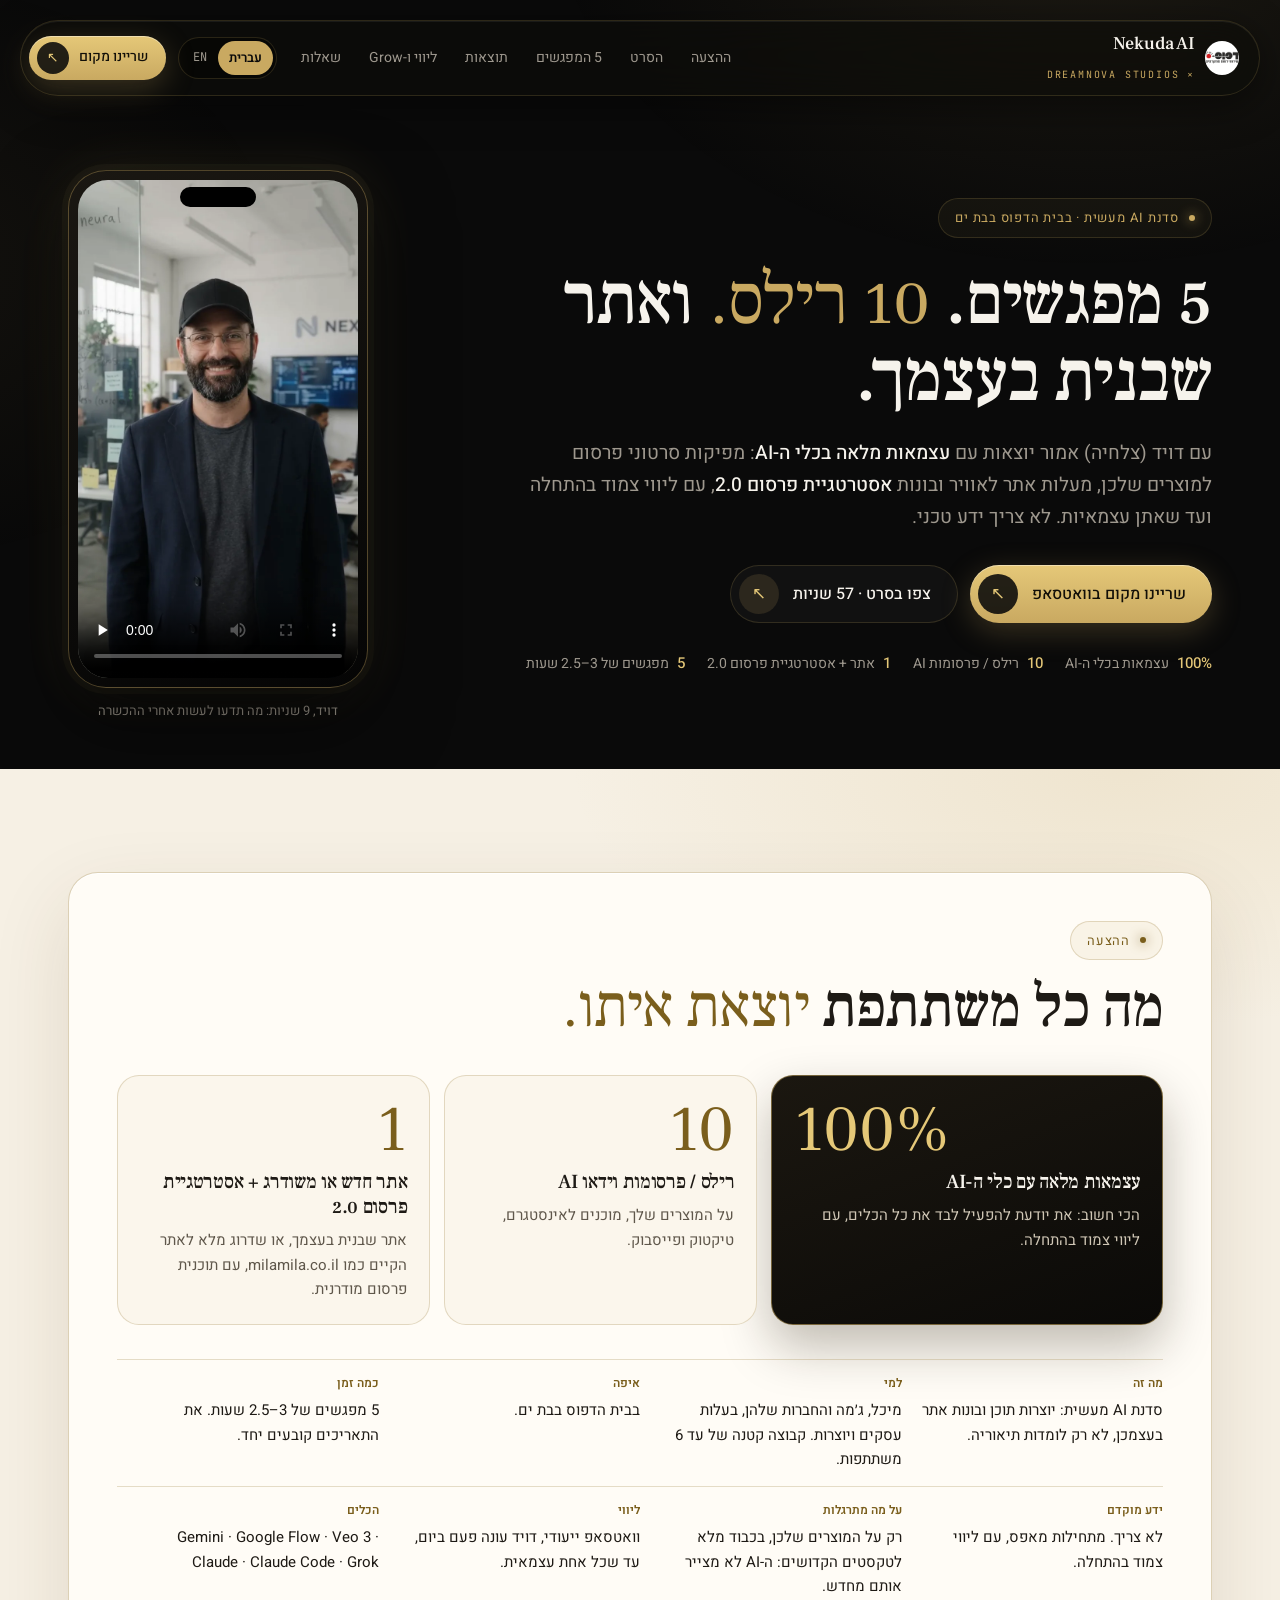
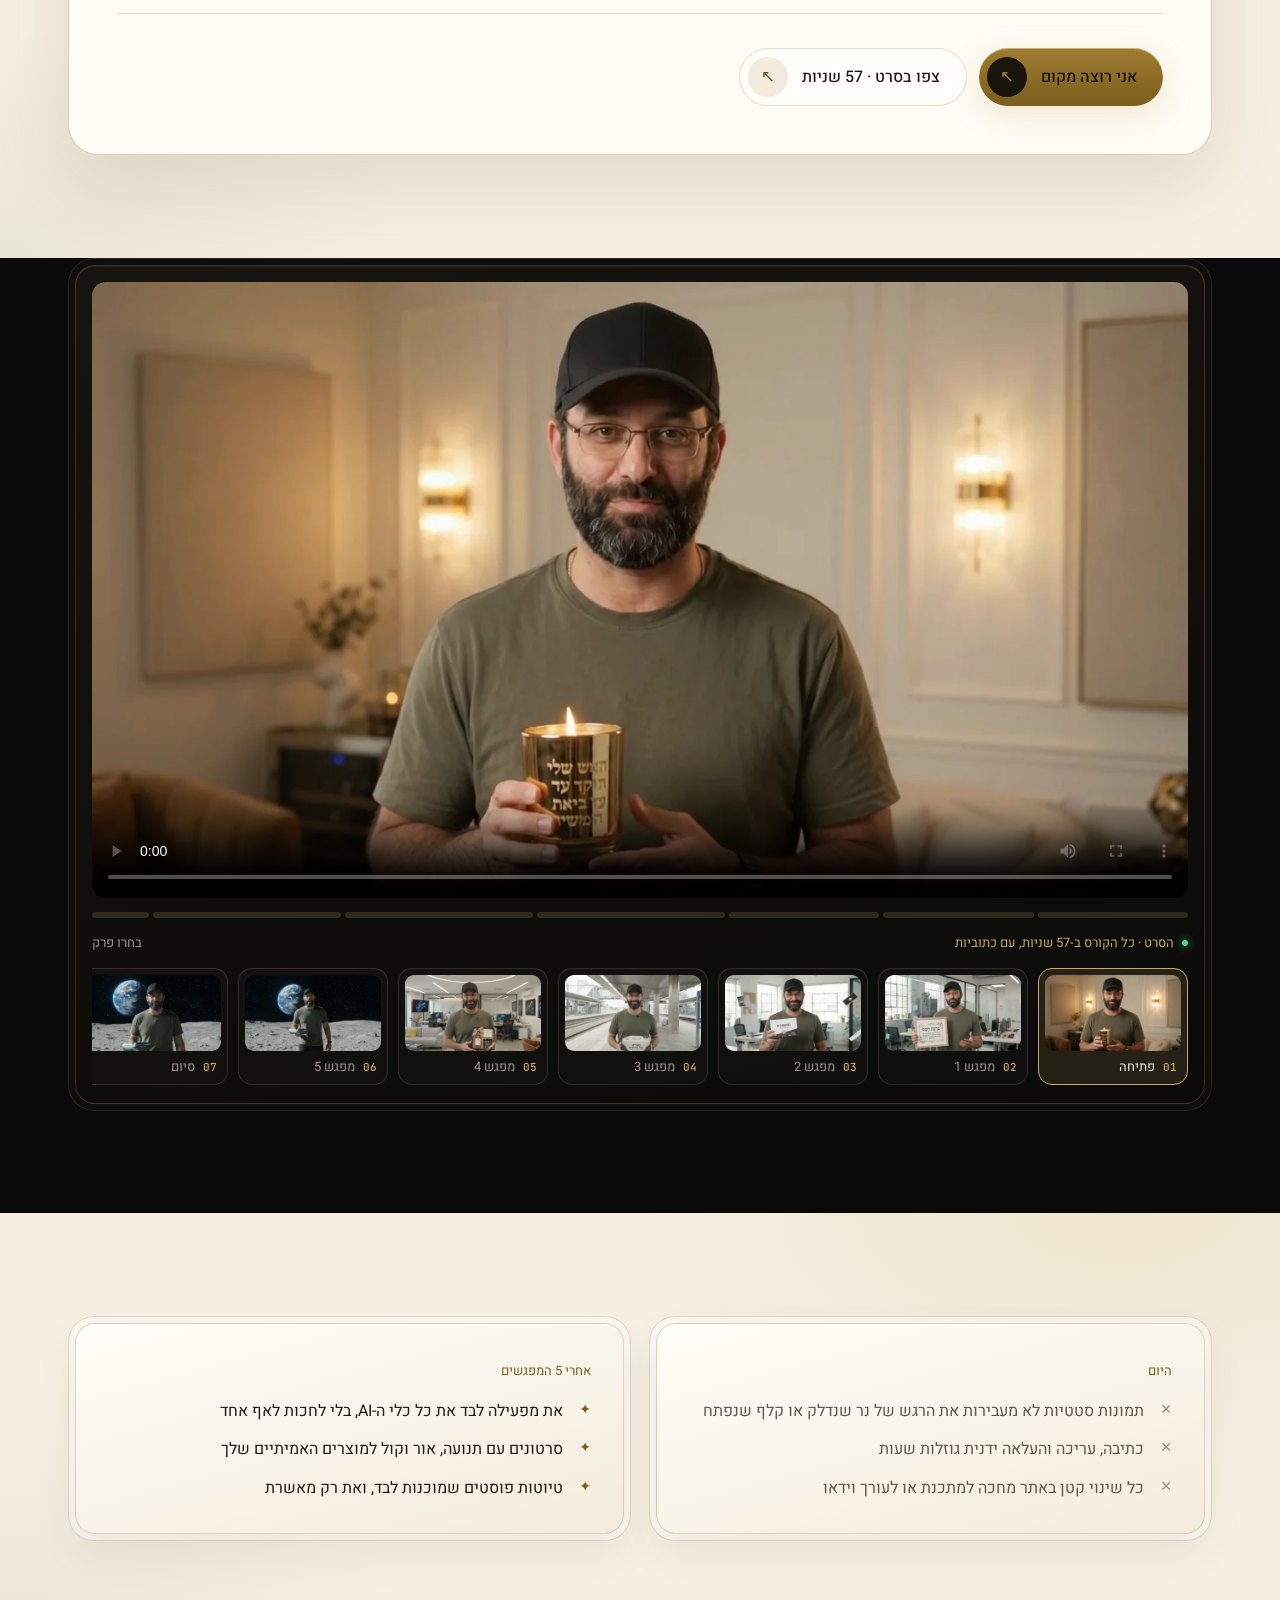
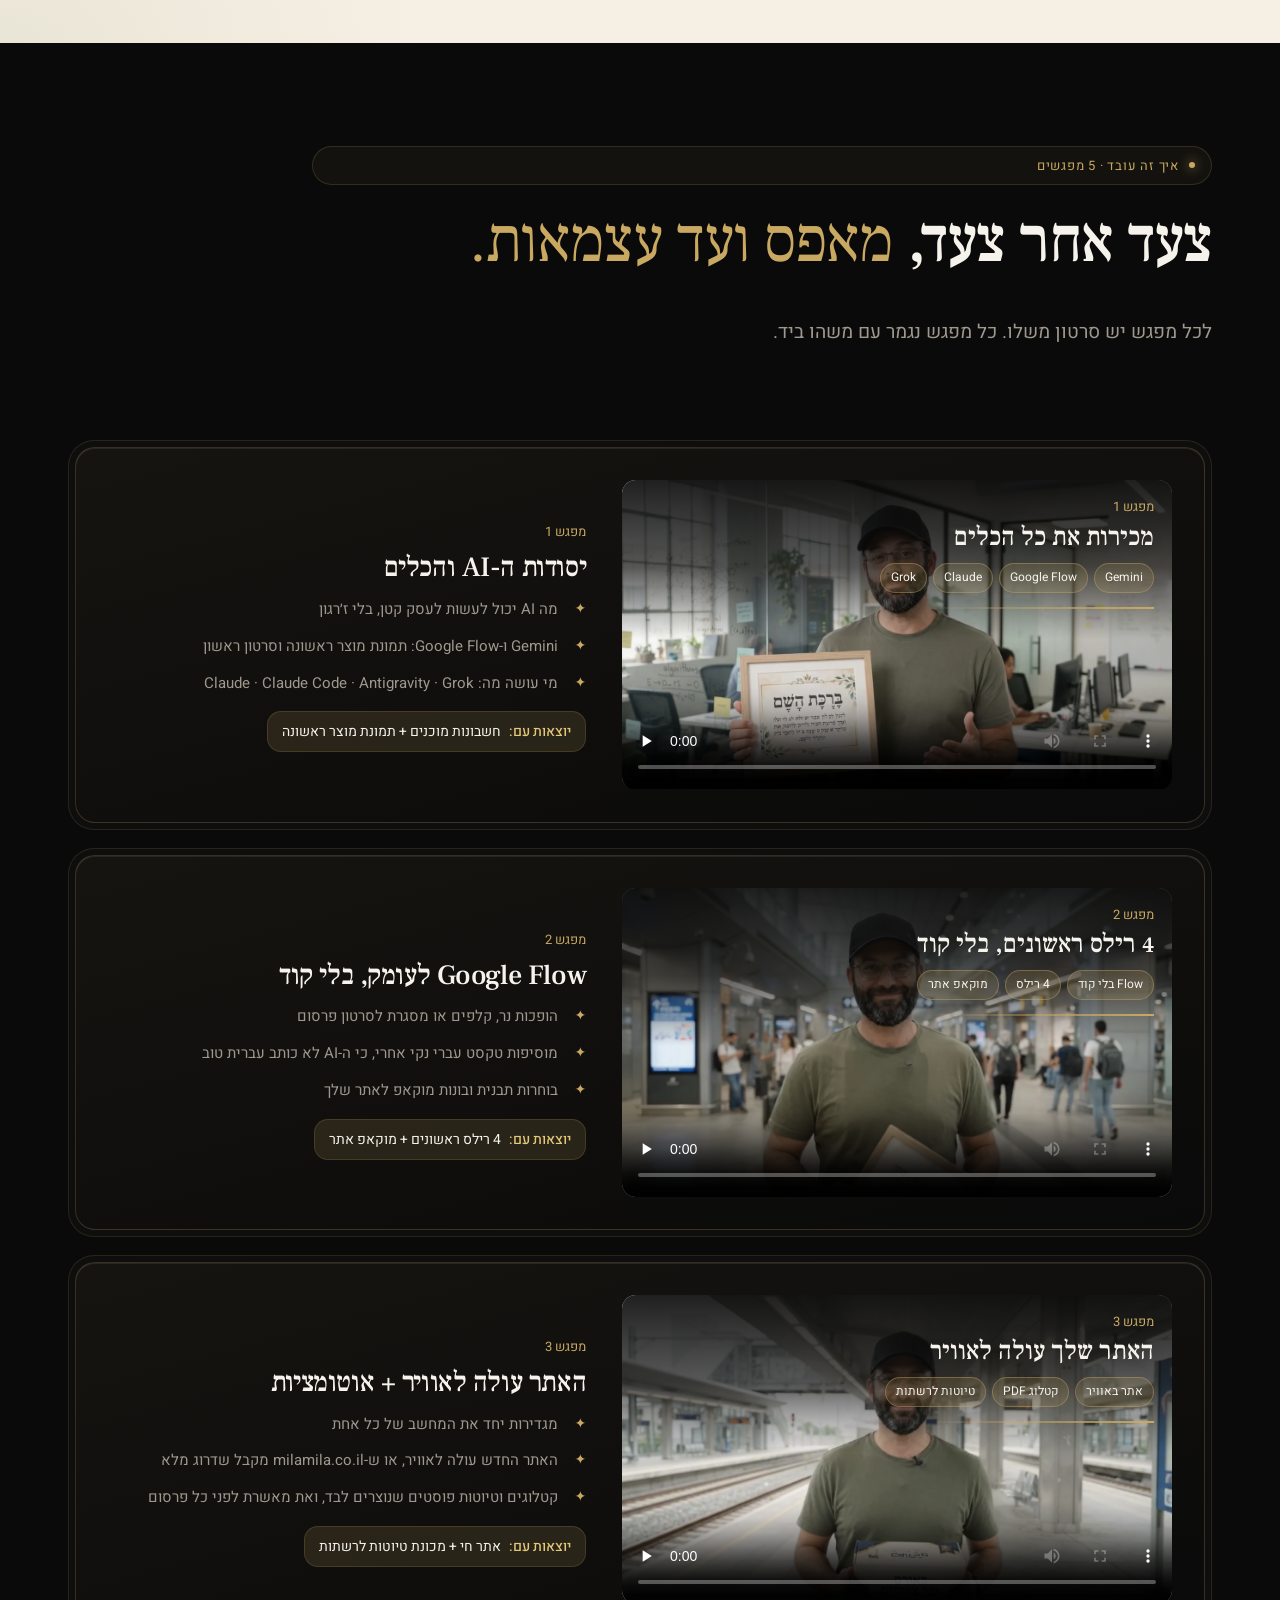
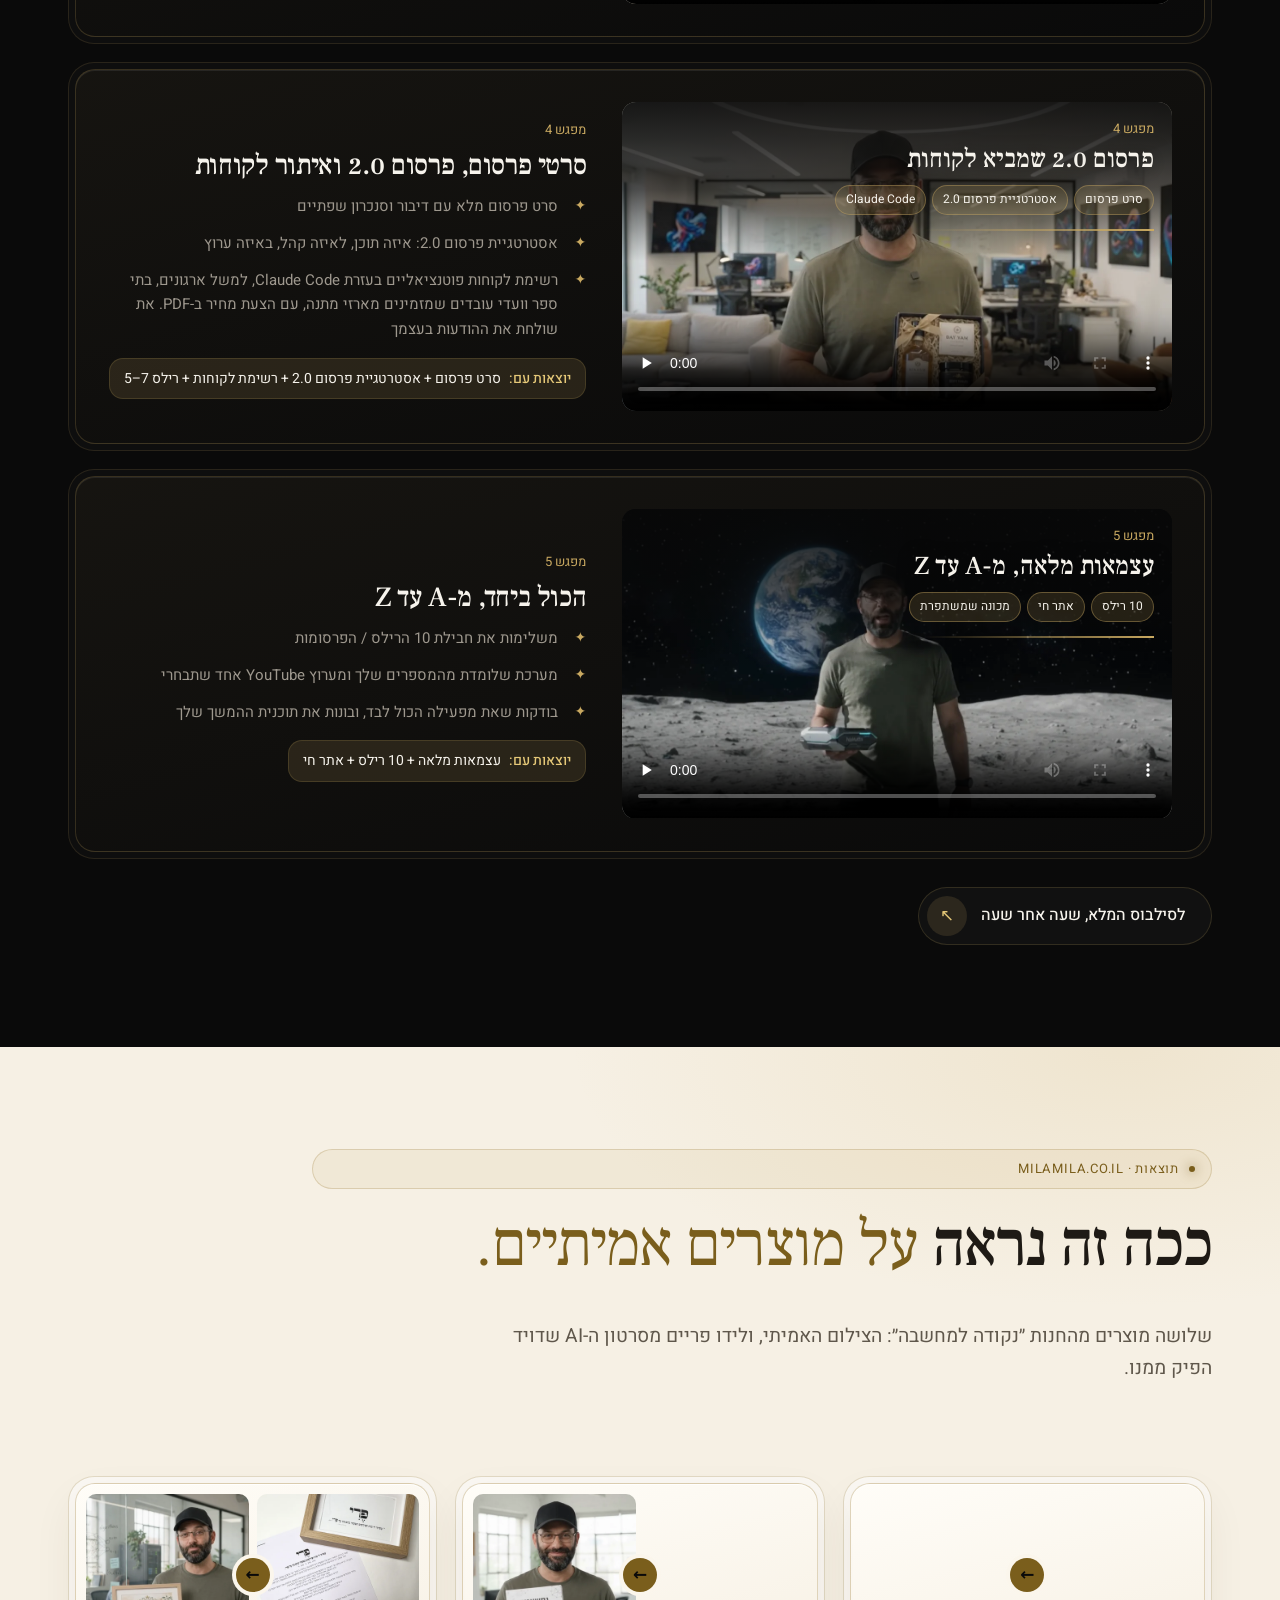
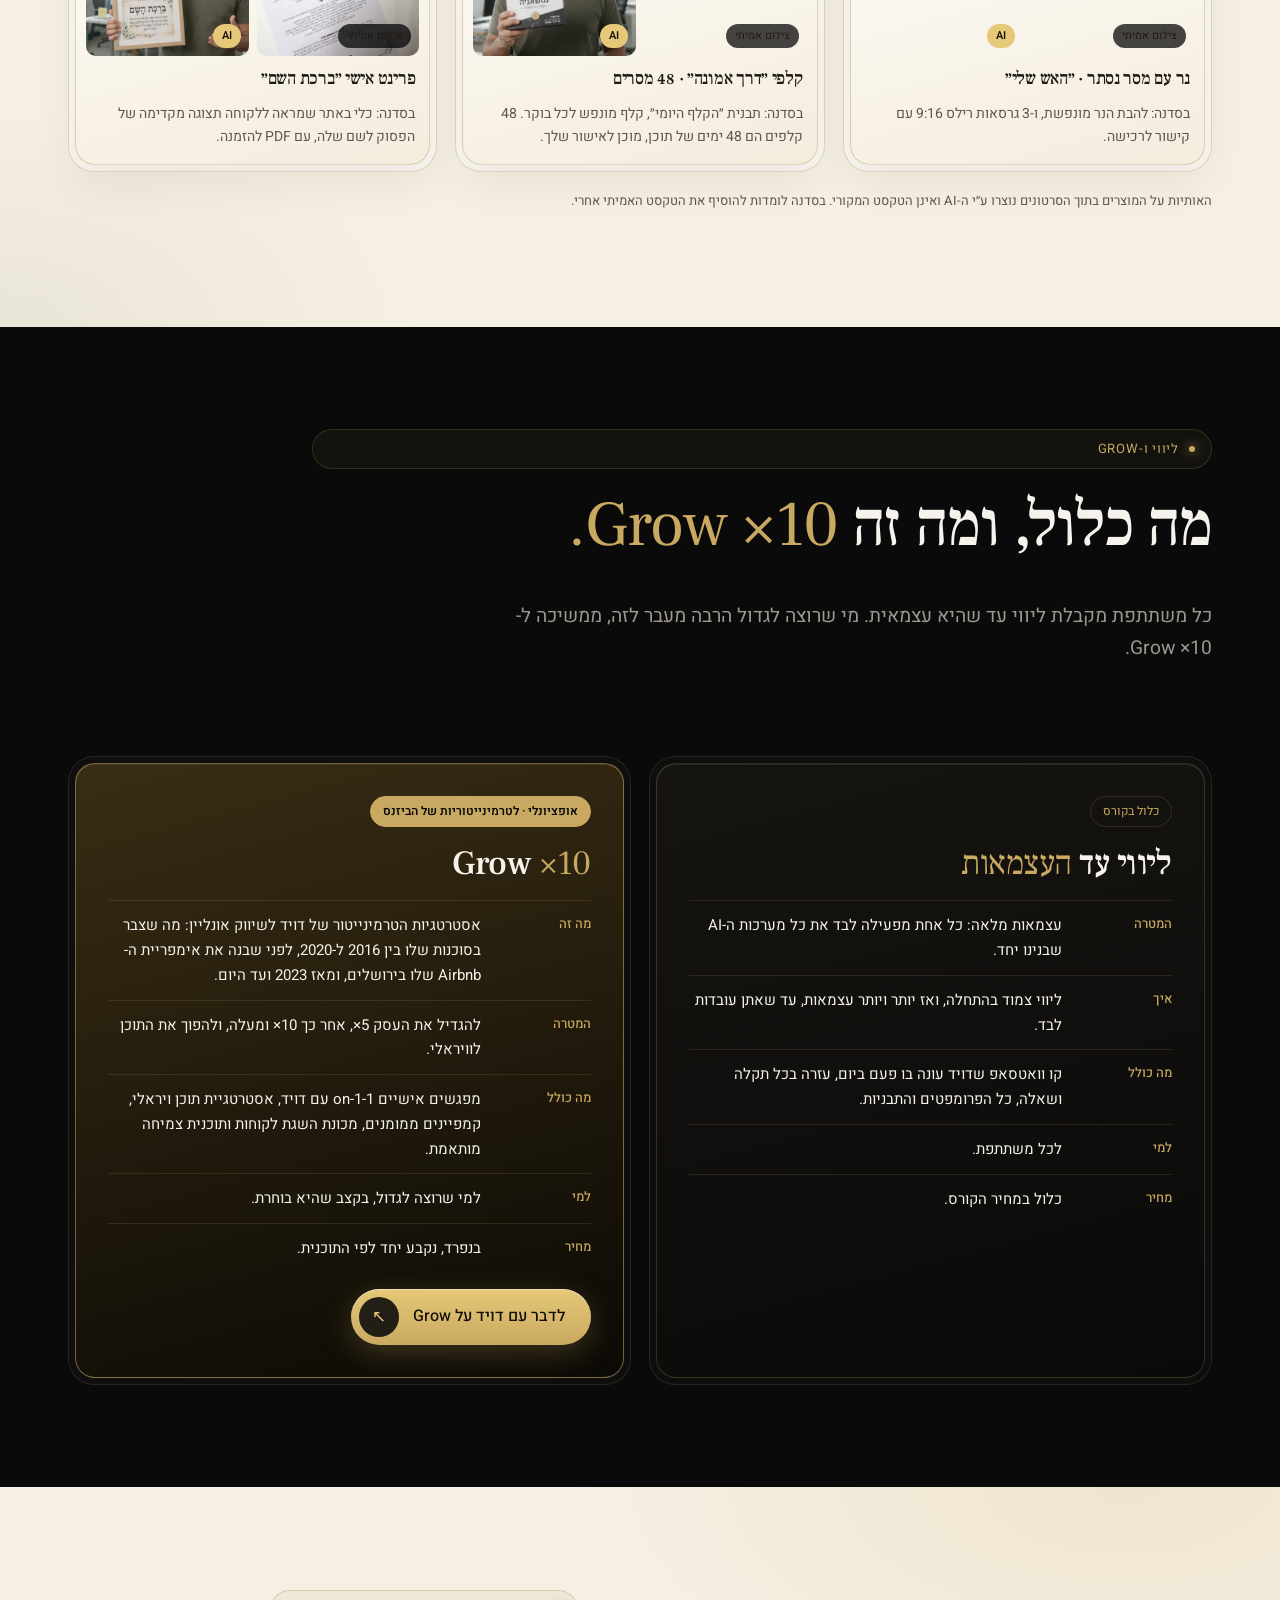
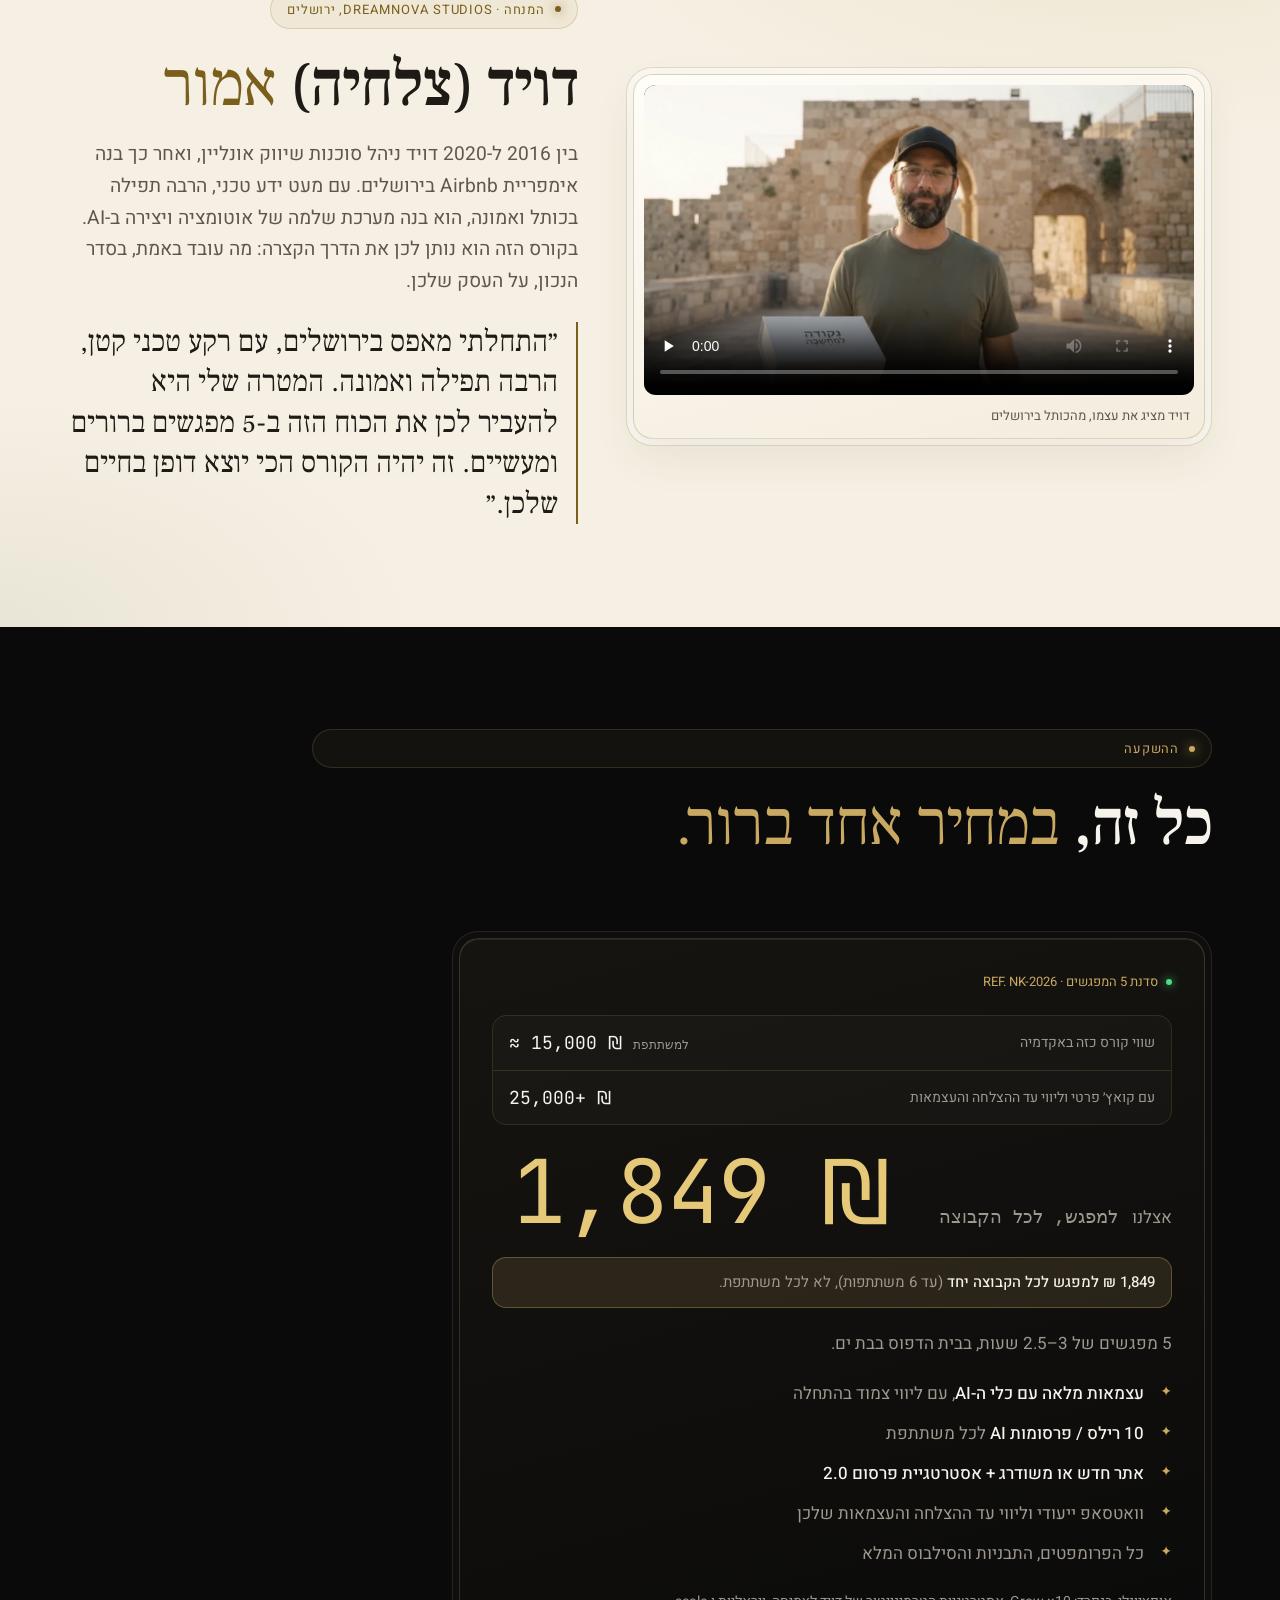
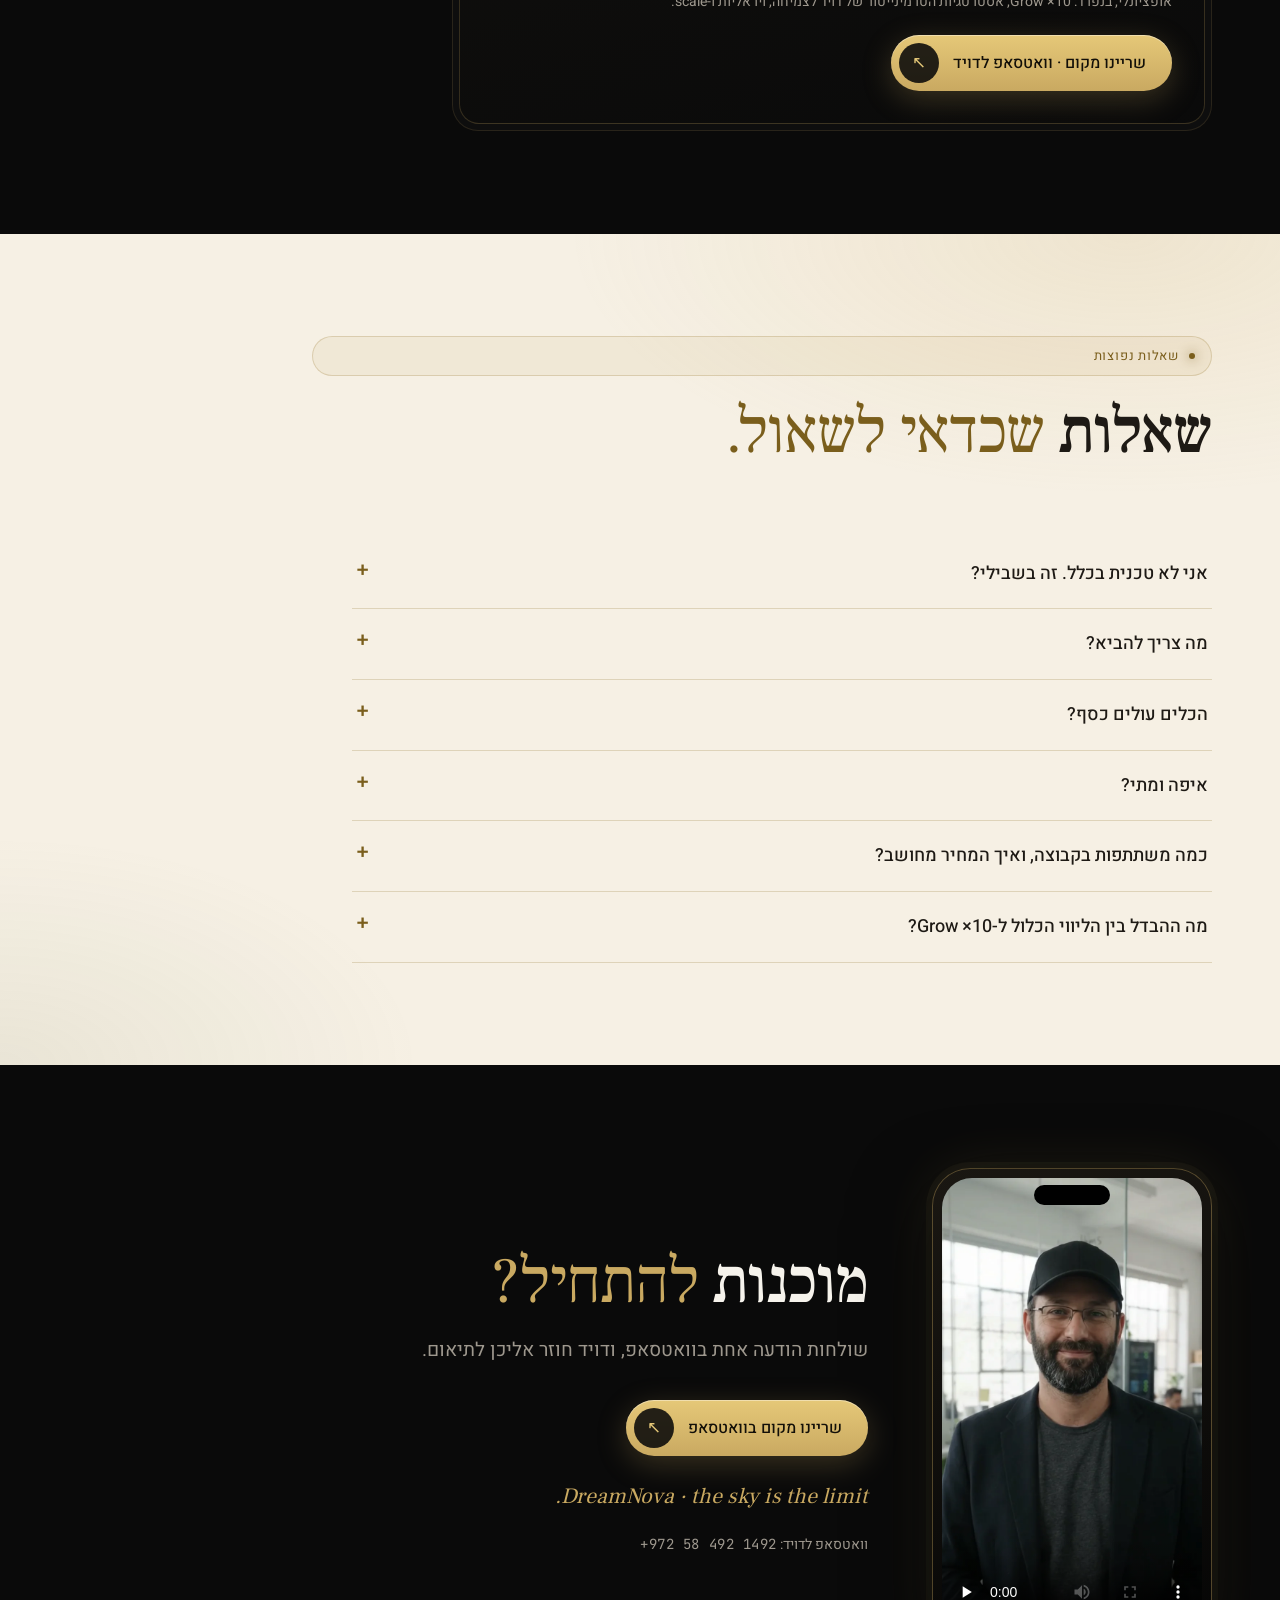
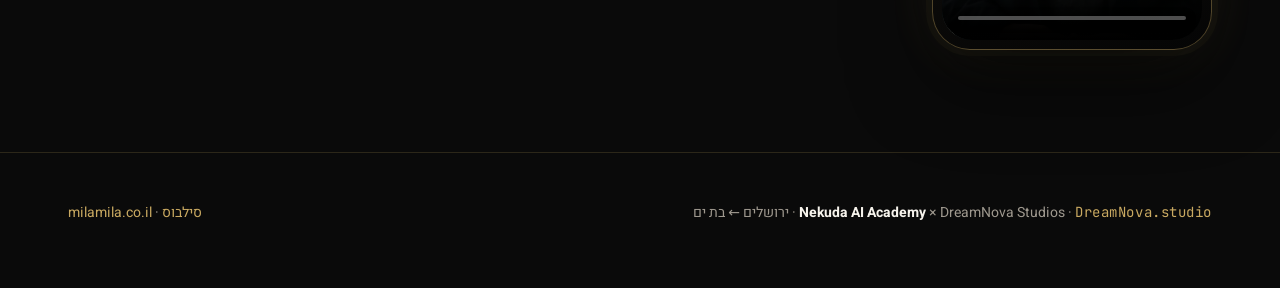
<file: index.html>
<!doctype html>
<html lang="he" dir="rtl"
  data-title-he="Nekuda AI Academy · הקורס הכי יוצא דופן בחיים שלכן · DreamNova"
  data-title-en="Nekuda AI Academy · The most extraordinary course of your life · DreamNova">
<head>
<meta charset="utf-8" />
<meta name="viewport" content="width=device-width, initial-scale=1, viewport-fit=cover" />
<title>Nekuda AI Academy · הקורס הכי יוצא דופן בחיים שלכן · DreamNova</title>
<meta name="description" content="סדנת AI מעשית בבת ים עם דויד (צלחיה) אמור: עצמאות מלאה עם כלי ה-AI, 10 רילס לעסק שלך, ואתר חדש או משודרג עם אסטרטגיית פרסום 2.0." />
<meta name="theme-color" content="#0a0a0a" />
<meta property="og:type" content="website" />
<meta property="og:locale" content="he_IL" />
<meta property="og:site_name" content="Nekuda AI Academy × DreamNova" />
<meta property="og:title" content="Nekuda AI Academy · הקורס הכי יוצא דופן בחיים שלכן" />
<meta property="og:description" content="סדנת AI מעשית בבית הדפוס בבת ים עם דויד (צלחיה) אמור: עצמאות מלאה עם כלי ה-AI, 10 רילס לעסק שלך, ואתר חדש או משודרג עם אסטרטגיית פרסום 2.0." />
<meta property="og:url" content="https://codenolimits.github.io/nekuda-academy/" />
<meta property="og:image" content="https://codenolimits.github.io/nekuda-academy/og.jpg" />
<meta property="og:image:type" content="image/jpeg" />
<meta property="og:image:width" content="1200" />
<meta property="og:image:height" content="630" />
<meta property="og:image:alt" content="דויד (צלחיה) אמור · 5 מפגשים, 10 רילס, ואתר שבנית בעצמך" />
<meta name="twitter:card" content="summary_large_image" />
<meta name="twitter:image" content="https://codenolimits.github.io/nekuda-academy/og.jpg" />
<link rel="canonical" href="https://codenolimits.github.io/nekuda-academy/" />
<link rel="icon" href="assets/img/nekuda_logo.png" />
<link rel="preconnect" href="https://fonts.googleapis.com" />
<link rel="preconnect" href="https://fonts.gstatic.com" crossorigin />
<link href="https://fonts.googleapis.com/css2?family=Frank+Ruhl+Libre:wght@400;500&family=Heebo:wght@400;500;600&family=JetBrains+Mono:wght@400;500&family=Playfair+Display:ital,wght@0,400;0,500;1,400&display=swap" rel="stylesheet" />
<link rel="stylesheet" href="assets/nekuda.css" />
<link rel="preload" as="image" href="video/hd/ch_1.webp" fetchpriority="high" />
<script type="application/ld+json">
{
  "@context": "https://schema.org",
  "@type": "Course",
  "name": "Nekuda AI Academy",
  "description": "Hands-on AI workshop in Bat Yam: 5 sessions of 2.5–3 hours. Full independence with AI tools, 10 AI Reels / video ads, and a new or upgraded website with an Ads 2.0 strategy, with support until each participant is independent.",
  "inLanguage": ["he", "en"],
  "provider": { "@type": "Organization", "name": "DreamNova Studios", "founder": { "@type": "Person", "name": "David (Tselahya) Amor" } },
  "hasCourseInstance": { "@type": "CourseInstance", "courseMode": "onsite", "location": { "@type": "Place", "name": "Bat Yam, Israel" } },
  "offers": { "@type": "Offer", "price": "1849", "priceCurrency": "ILS", "description": "Per session, for the whole group (up to 6 participants), not per participant" }
}
</script>
</head>
<body>
<canvas id="lights" aria-hidden="true"></canvas>
<a class="skip" href="#main"><span data-he>דלגו לתוכן</span><span data-en>Skip to content</span></a>

<nav class="nav" aria-label="main">
  <a class="brand" href="#top">
    <img src="assets/img/nekuda_logo.png" alt="" width="34" height="34" />
    <div><b>Nekuda AI</b><br /><span>× DreamNova Studios</span></div>
  </a>
  <div class="nav-links">
    <a href="#offer"><span data-he>ההצעה</span><span data-en>The offer</span></a>
    <a href="#film"><span data-he>הסרט</span><span data-en>Film</span></a>
    <a href="#how"><span data-he>5 המפגשים</span><span data-en>5 sessions</span></a>
    <a href="#proof"><span data-he>תוצאות</span><span data-en>Results</span></a>
    <a href="#support"><span data-he>ליווי ו-Grow</span><span data-en>Support & Grow</span></a>
    <a href="#faq"><span data-he>שאלות</span><span data-en>FAQ</span></a>
  </div>
  <div class="lang" role="group" aria-label="Language">
    <button type="button" lang="he" data-set-lang="he" aria-pressed="true">עברית</button>
    <button type="button" lang="en" data-set-lang="en" aria-pressed="false">EN</button>
  </div>
  <a class="btn sm" data-wa href="https://wa.me/972584921492" target="_blank" rel="noopener" data-aria-he="שריינו מקום בוואטסאפ" data-aria-en="Book a spot on WhatsApp" aria-label="שריינו מקום בוואטסאפ">
    <span class="nav-cta-label"><span data-he>שריינו מקום</span><span data-en>Book a spot</span></span><span class="ico" aria-hidden="true">↗</span>
  </a>
</nav>

<main id="main">
<!-- ============ HERO ============ -->
<section class="hero hero-v4" id="top">
  <div class="wrap hero-split">
    <div class="intro reveal">
      <span class="eyebrow"><span data-he>סדנת AI מעשית · בבית הדפוס בבת ים</span><span data-en>Hands-on AI workshop · at the print studio in Bat Yam</span></span>
      <h1>
        <span data-he>5 מפגשים. <em>10 רילס.</em> ואתר שבנית בעצמך.</span>
        <span data-en>5 sessions. <em>10 Reels.</em> And a website you built yourself.</span>
      </h1>
      <p class="lead">
        <span data-he>עם דויד (צלחיה) אמור יוצאות עם <strong>עצמאות מלאה בכלי ה-AI</strong>: מפיקות סרטוני פרסום למוצרים שלכן, מעלות אתר לאוויר ובונות <strong>אסטרטגיית פרסום 2.0</strong>, עם ליווי צמוד בהתחלה ועד שאתן עצמאיות. לא צריך ידע טכני.</span>
        <span data-en>With David (Tselahya) Amor you leave with <strong>full independence with AI tools</strong>: you produce ad videos for your own products, put a website live and build an <strong>Ads 2.0 strategy</strong>, with close guidance at the start and support until you're independent. No technical background needed.</span>
      </p>
      <div class="cta-row">
        <a class="btn" data-wa href="https://wa.me/972584921492" target="_blank" rel="noopener">
          <span data-he>שריינו מקום בוואטסאפ</span><span data-en>Book your spot on WhatsApp</span><span class="ico" aria-hidden="true">↗</span>
        </a>
        <a class="btn ghost" href="#film">
          <span data-he>צפו בסרט · 57 שניות</span><span data-en>Watch the film · 57 s</span><span class="ico" aria-hidden="true">↗</span>
        </a>
      </div>
      <ul class="facts">
        <li><b dir="ltr">100%</b><span data-he>עצמאות בכלי ה-AI</span><span data-en>independence with AI tools</span></li>
        <li><b>10</b><span data-he>רילס / פרסומות AI</span><span data-en>AI Reels / ads</span></li>
        <li><b>1</b><span data-he>אתר + אסטרטגיית פרסום 2.0</span><span data-en>site + Ads 2.0 strategy</span></li>
        <li><b>5</b><span data-he>מפגשים של <bdi>2.5–3</bdi> שעות</span><span data-en>sessions of 2.5–3 hours</span></li>
      </ul>
    </div>
    <figure class="phone-col reveal">
      <div class="phone"><video controls playsinline preload="none" poster="video/hd/hero.webp" src="video/hero.mp4"><track kind="subtitles" srclang="he" label="עברית" src="video/cc/hero.he.vtt" default /><track kind="subtitles" srclang="en" label="English" src="video/cc/hero.en.vtt" /></video></div>
      <figcaption><span data-he>דויד, 9 שניות: מה תדעו לעשות אחרי ההכשרה</span><span data-en>David, 9 seconds: what you'll be able to do after the training</span></figcaption>
    </figure>
  </div>
</section>

<!-- ============ THE OFFER: the heart of the page ============ -->
<section id="offer" class="offer-sec light">
  <div class="wrap">
    <div class="offer-panel reveal">
      <div class="offer-head">
        <span class="eyebrow"><span data-he>ההצעה</span><span data-en>The offer</span></span>
        <h2><span data-he>מה כל משתתפת <em>יוצאת איתו.</em></span><span data-en>What every participant <em>leaves with.</em></span></h2>
      </div>
      <div class="gets">
        <article class="get main">
          <span class="get-num" dir="ltr">100%</span>
          <h3><span data-he>עצמאות מלאה עם כלי ה-AI</span><span data-en>Full independence with AI tools</span></h3>
          <p><span data-he>הכי חשוב: את יודעת להפעיל לבד את כל הכלים, עם ליווי צמוד בהתחלה.</span><span data-en>Most important: you know how to run every tool on your own, with close guidance at the start.</span></p>
        </article>
        <article class="get">
          <span class="get-num">10</span>
          <h3><span data-he>רילס / פרסומות וידאו AI</span><span data-en>AI Reels / video ads</span></h3>
          <p><span data-he>על המוצרים שלך, מוכנים לאינסטגרם, טיקטוק ופייסבוק.</span><span data-en>Of your own products, ready for Instagram, TikTok and Facebook.</span></p>
        </article>
        <article class="get">
          <span class="get-num">1</span>
          <h3><span data-he>אתר חדש או משודרג + אסטרטגיית פרסום 2.0</span><span data-en>A new or upgraded site + an Ads 2.0 strategy</span></h3>
          <p><span data-he>אתר שבנית בעצמך, או שדרוג מלא לאתר הקיים כמו milamila.co.il, עם תוכנית פרסום מודרנית.</span><span data-en>A site you built yourself, or a full upgrade of your current one like milamila.co.il, with a modern advertising plan.</span></p>
        </article>
      </div>
      <dl class="facts-grid">
        <div><dt><span data-he>מה זה</span><span data-en>What</span></dt><dd><span data-he>סדנת AI מעשית: יוצרות תוכן ובונות אתר בעצמכן, לא רק לומדות תיאוריה.</span><span data-en>A hands-on AI workshop: you create content and build a site yourselves, not just learn theory.</span></dd></div>
        <div><dt><span data-he>למי</span><span data-en>For whom</span></dt><dd><span data-he>מיכל, ג׳מה והחברות שלהן, בעלות עסקים ויוצרות. קבוצה קטנה של עד 6 משתתפות.</span><span data-en>Michal, Gemma and their friends, business owners and makers. A small group of up to 6 participants.</span></dd></div>
        <div><dt><span data-he>איפה</span><span data-en>Where</span></dt><dd><span data-he>בבית הדפוס בבת ים.</span><span data-en>At the print studio in Bat Yam.</span></dd></div>
        <div><dt><span data-he>כמה זמן</span><span data-en>How long</span></dt><dd><span data-he>5 מפגשים של <bdi>2.5–3</bdi> שעות. את התאריכים קובעים יחד.</span><span data-en>5 sessions of 2.5–3 hours. Dates are set together.</span></dd></div>
        <div><dt><span data-he>ידע מוקדם</span><span data-en>Prior knowledge</span></dt><dd><span data-he>לא צריך. מתחילות מאפס, עם ליווי צמוד בהתחלה.</span><span data-en>None. You start from zero, with close guidance at the start.</span></dd></div>
        <div><dt><span data-he>על מה מתרגלות</span><span data-en>What you practise on</span></dt><dd><span data-he>רק על המוצרים שלכן, בכבוד מלא לטקסטים הקדושים: ה-AI לא מצייר אותם מחדש.</span><span data-en>Only your own products, with full respect for the sacred texts: the AI never redraws them.</span></dd></div>
        <div><dt><span data-he>ליווי</span><span data-en>Support</span></dt><dd><span data-he>וואטסאפ ייעודי, דויד עונה פעם ביום, עד שכל אחת עצמאית.</span><span data-en>A dedicated WhatsApp line, David answers once a day, until each of you is independent.</span></dd></div>
        <div><dt><span data-he>הכלים</span><span data-en>Tools</span></dt><dd><bdi>Gemini · Google Flow · Veo 3 · Claude · Claude Code · Grok</bdi></dd></div>
      </dl>
      <div class="offer-cta">
        <a class="btn" data-wa href="https://wa.me/972584921492" target="_blank" rel="noopener"><span data-he>אני רוצה מקום</span><span data-en>I want a spot</span><span class="ico" aria-hidden="true">↗</span></a>
        <a class="btn ghost" href="#film"><span data-he>צפו בסרט · 57 שניות</span><span data-en>Watch the film · 57 s</span><span class="ico" aria-hidden="true">↗</span></a>
      </div>
    </div>
  </div>
</section>

<!-- ============ THE FILM ============ -->
<section class="film-sec" id="film">
  <div class="wrap">
    <div class="bezel film-card reveal"><div class="core">
      <video id="player" controls playsinline preload="metadata" poster="video/hd/ch_1.webp" src="video/film.mp4"></video>
      <div class="seg" id="seg" aria-label="chapters timeline"></div>
      <div class="film-head">
        <span class="card-label"><span class="dot"></span><span data-he>הסרט · כל הקורס ב-57 שניות, עם כתוביות</span><span data-en>The film · the whole course in 57 seconds, subtitled</span></span>
        <span class="hint"><span data-he>בחרו פרק</span><span data-en>Pick a chapter</span></span>
      </div>
      <div class="rail" id="rail" aria-label="chapters"></div>
    </div></div>
  </div>
</section>

<!-- ============ BEFORE / AFTER ============ -->
<section id="why" class="light">
  <div class="wrap">
    <div class="ba">
      <div class="bezel reveal"><div class="core">
        <span class="tag"><span data-he>היום</span><span data-en>Today</span></span>
        <ul class="ba-list before">
          <li><span data-he>תמונות סטטיות לא מעבירות את הרגש של נר שנדלק או קלף שנפתח</span><span data-en>Static photos can't carry the feeling of a candle lighting up or a card being opened</span></li>
          <li><span data-he>כתיבה, עריכה והעלאה ידנית גוזלות שעות</span><span data-en>Writing, editing and posting by hand eat up hours</span></li>
          <li><span data-he>כל שינוי קטן באתר מחכה למתכנת או לעורך וידאו</span><span data-en>Every small change to the site waits for a developer or a video editor</span></li>
        </ul>
      </div></div>
      <div class="bezel reveal"><div class="core">
        <span class="tag"><span data-he>אחרי 5 המפגשים</span><span data-en>After the 5 sessions</span></span>
        <ul class="ba-list after">
          <li><span data-he>את מפעילה לבד את כל כלי ה-AI, בלי לחכות לאף אחד</span><span data-en>You run every AI tool yourself, without waiting for anyone</span></li>
          <li><span data-he>סרטונים עם תנועה, אור וקול למוצרים האמיתיים שלך</span><span data-en>Videos with motion, light and sound for your real products</span></li>
          <li><span data-he>טיוטות פוסטים שמוכנות לבד, ואת רק מאשרת</span><span data-en>Post drafts that prepare themselves, and you just approve</span></li>
        </ul>
      </div></div>
    </div>
  </div>
</section>

<!-- ============ 5 SESSIONS ============ -->
<section id="how">
  <div class="wrap">
    <div class="sec-head reveal">
      <span class="eyebrow"><span data-he>איך זה עובד · 5 מפגשים</span><span data-en>How it works · 5 sessions</span></span>
      <h2><span data-he>צעד אחר צעד, <em>מאפס ועד עצמאות.</em></span><span data-en>Step by step, <em>from zero to independence.</em></span></h2>
      <p class="lead"><span data-he>לכל מפגש יש סרטון משלו. כל מפגש נגמר עם משהו ביד.</span><span data-en>Each session has its own clip. Every session ends with something in your hands.</span></p>
    </div>
    <div class="sessions-v4">
      <article class="sess bezel reveal"><div class="core">
        <div class="media">
          <video controls playsinline preload="none" poster="video/hd/ch_2.webp" src="video/s1.mp4"></video>
          <div class="ov" aria-hidden="true"><span class="k"><span data-he>מפגש 1</span><span data-en>SESSION 1</span></span><span class="t"><span data-he>מכירות את כל הכלים</span><span data-en>Meet every tool</span></span><span class="tags"><span style="--i:0">Gemini</span><span style="--i:1">Google Flow</span><span style="--i:2">Claude</span><span style="--i:3">Grok</span></span><i class="bar"></i></div>
        </div>
        <div>
          <span class="num"><span data-he>מפגש 1</span><span data-en>SESSION 1</span></span>
          <h3><span data-he>יסודות ה-AI והכלים</span><span data-en>AI foundations and the tools</span></h3>
          <ul class="ticks">
            <li><span data-he>מה AI יכול לעשות לעסק קטן, בלי ז׳רגון</span><span data-en>What AI can do for a small business, without jargon</span></li>
            <li><span data-he>Gemini ו-Google Flow: תמונת מוצר ראשונה וסרטון ראשון</span><span data-en>Gemini and Google Flow: your first product image and first video</span></li>
            <li><span data-he>מי עושה מה: <bdi>Claude · Claude Code · Antigravity · Grok</bdi></span><span data-en>Who does what: Claude · Claude Code · Antigravity · Grok</span></li>
          </ul>
          <span class="out"><b><span data-he>יוצאות עם:</span><span data-en>You leave with:</span></b><span data-he>חשבונות מוכנים + תמונת מוצר ראשונה</span><span data-en>accounts ready + your first product image</span></span>
        </div>
      </div></article>
      <article class="sess bezel reveal"><div class="core">
        <div class="media">
          <video controls playsinline preload="none" poster="video/hd/s2.webp" src="video/s2.mp4"><track kind="subtitles" srclang="he" label="עברית" src="video/cc/s2.he.vtt" default /><track kind="subtitles" srclang="en" label="English" src="video/cc/s2.en.vtt" /></video>
          <div class="ov" aria-hidden="true"><span class="k"><span data-he>מפגש 2</span><span data-en>SESSION 2</span></span><span class="t"><span data-he>4 רילס ראשונים, בלי קוד</span><span data-en>Your first 4 Reels, no code</span></span><span class="tags"><span style="--i:0" data-he>Flow בלי קוד</span><span style="--i:0" data-en>No-code Flow</span><span style="--i:1" data-he>4 רילס</span><span style="--i:1" data-en>4 Reels</span><span style="--i:2" data-he>מוקאפ אתר</span><span style="--i:2" data-en>Site mockup</span></span><i class="bar"></i></div>
        </div>
        <div>
          <span class="num"><span data-he>מפגש 2</span><span data-en>SESSION 2</span></span>
          <h3><span data-he>Google Flow לעומק, בלי קוד</span><span data-en>Google Flow in depth, no code</span></h3>
          <ul class="ticks">
            <li><span data-he>הופכות נר, קלפים או מסגרת לסרטון פרסום</span><span data-en>Turn a candle, cards or a frame into an ad video</span></li>
            <li><span data-he>מוסיפות טקסט עברי נקי אחרי, כי ה-AI לא כותב עברית טוב</span><span data-en>Add clean Hebrew text afterwards, because AI can't write Hebrew well</span></li>
            <li><span data-he>בוחרות תבנית ובונות מוקאפ לאתר שלך</span><span data-en>Pick a template and build a mockup of your site</span></li>
          </ul>
          <span class="out"><b><span data-he>יוצאות עם:</span><span data-en>You leave with:</span></b><span data-he>4 רילס ראשונים + מוקאפ אתר</span><span data-en>your first 4 Reels + a site mockup</span></span>
        </div>
      </div></article>
      <article class="sess bezel reveal"><div class="core">
        <div class="media">
          <video controls playsinline preload="none" poster="video/hd/ch_4.webp" src="video/s3.mp4"></video>
          <div class="ov" aria-hidden="true"><span class="k"><span data-he>מפגש 3</span><span data-en>SESSION 3</span></span><span class="t"><span data-he>האתר שלך עולה לאוויר</span><span data-en>Your site goes live</span></span><span class="tags"><span style="--i:0" data-he>אתר באוויר</span><span style="--i:0" data-en>Live site</span><span style="--i:1" data-he>קטלוג PDF</span><span style="--i:1" data-en>PDF catalogue</span><span style="--i:2" data-he>טיוטות לרשתות</span><span style="--i:2" data-en>Social drafts</span></span><i class="bar"></i></div>
        </div>
        <div>
          <span class="num"><span data-he>מפגש 3</span><span data-en>SESSION 3</span></span>
          <h3><span data-he>האתר עולה לאוויר + אוטומציות</span><span data-en>Your site goes live + automations</span></h3>
          <ul class="ticks">
            <li><span data-he>מגדירות יחד את המחשב של כל אחת</span><span data-en>We set up each of your computers together</span></li>
            <li><span data-he>האתר החדש עולה לאוויר, או ש-milamila.co.il מקבל שדרוג מלא</span><span data-en>The new site goes live, or milamila.co.il gets a full upgrade</span></li>
            <li><span data-he>קטלוגים וטיוטות פוסטים שנוצרים לבד, ואת מאשרת לפני כל פרסום</span><span data-en>Catalogues and post drafts made automatically, and you approve before anything is published</span></li>
          </ul>
          <span class="out"><b><span data-he>יוצאות עם:</span><span data-en>You leave with:</span></b><span data-he>אתר חי + מכונת טיוטות לרשתות</span><span data-en>a live site + a social drafts machine</span></span>
        </div>
      </div></article>
      <article class="sess bezel reveal"><div class="core">
        <div class="media">
          <video controls playsinline preload="none" poster="video/hd/ch_5.webp" src="video/s4.mp4"></video>
          <div class="ov" aria-hidden="true"><span class="k"><span data-he>מפגש 4</span><span data-en>SESSION 4</span></span><span class="t"><span data-he>פרסום 2.0 שמביא לקוחות</span><span data-en>Ads 2.0 that bring clients</span></span><span class="tags"><span style="--i:0" data-he>סרט פרסום</span><span style="--i:0" data-en>Ad film</span><span style="--i:1" data-he>אסטרטגיית פרסום 2.0</span><span style="--i:1" data-en>Ads 2.0 strategy</span><span style="--i:2">Claude Code</span></span><i class="bar"></i></div>
        </div>
        <div>
          <span class="num"><span data-he>מפגש 4</span><span data-en>SESSION 4</span></span>
          <h3><span data-he>סרטי פרסום, פרסום 2.0 ואיתור לקוחות</span><span data-en>Ad films, Ads 2.0 and finding clients</span></h3>
          <ul class="ticks">
            <li><span data-he>סרט פרסום מלא עם דיבור וסנכרון שפתיים</span><span data-en>A complete ad film with voice and lip-sync</span></li>
            <li><span data-he>אסטרטגיית פרסום 2.0: איזה תוכן, לאיזה קהל, באיזה ערוץ</span><span data-en>An Ads 2.0 strategy: which content, for which audience, on which channel</span></li>
            <li><span data-he>רשימת לקוחות פוטנציאליים בעזרת Claude Code, למשל ארגונים, בתי ספר וועדי עובדים שמזמינים מארזי מתנה, עם הצעת מחיר ב-PDF. את שולחת את ההודעות בעצמך</span><span data-en>A list of potential clients built with Claude Code, for example companies, schools and staff committees that order gift boxes, with a PDF quote. You send the messages yourself</span></li>
          </ul>
          <span class="out"><b><span data-he>יוצאות עם:</span><span data-en>You leave with:</span></b><span data-he>סרט פרסום + אסטרטגיית פרסום 2.0 + רשימת לקוחות + רילס <bdi>5–7</bdi></span><span data-en>an ad film + an Ads 2.0 strategy + a client list + Reels 5–7</span></span>
        </div>
      </div></article>
      <article class="sess bezel reveal"><div class="core">
        <div class="media">
          <video controls playsinline preload="none" poster="video/hd/ch_6.webp" src="video/s5.mp4"></video>
          <div class="ov" aria-hidden="true"><span class="k"><span data-he>מפגש 5</span><span data-en>SESSION 5</span></span><span class="t"><span data-he>עצמאות מלאה, מ-A עד Z</span><span data-en>Full independence, A to Z</span></span><span class="tags"><span style="--i:0" data-he>10 רילס</span><span style="--i:0" data-en>10 Reels</span><span style="--i:1" data-he>אתר חי</span><span style="--i:1" data-en>Live site</span><span style="--i:2" data-he>מכונה שמשתפרת</span><span style="--i:2" data-en>Self-improving machine</span></span><i class="bar"></i></div>
        </div>
        <div>
          <span class="num"><span data-he>מפגש 5</span><span data-en>SESSION 5</span></span>
          <h3><span data-he>הכול ביחד, מ-A עד Z</span><span data-en>Everything together, A to Z</span></h3>
          <ul class="ticks">
            <li><span data-he>משלימות את חבילת 10 הרילס / הפרסומות</span><span data-en>You complete the pack of 10 Reels / ads</span></li>
            <li><span data-he>מערכת שלומדת מהמספרים שלך ומערוץ YouTube אחד שתבחרי</span><span data-en>A system that learns from your numbers and from one YouTube channel you choose</span></li>
            <li><span data-he>בודקות שאת מפעילה הכול לבד, ובונות את תוכנית ההמשך שלך</span><span data-en>We check you run everything on your own, and build your next-steps plan</span></li>
          </ul>
          <span class="out"><b><span data-he>יוצאות עם:</span><span data-en>You leave with:</span></b><span data-he>עצמאות מלאה + 10 רילס + אתר חי</span><span data-en>full independence + 10 Reels + a live site</span></span>
        </div>
      </div></article>
    </div>
    <div style="margin-top:28px" class="reveal">
      <a class="btn ghost" href="cours/"><span data-he>לסילבוס המלא, שעה אחר שעה</span><span data-en>Full hour-by-hour syllabus</span><span class="ico" aria-hidden="true">↗</span></a>
    </div>
  </div>
</section>

<!-- ============ PROOF ============ -->
<section id="proof" class="light">
  <div class="wrap">
    <div class="sec-head reveal">
      <span class="eyebrow"><span data-he>תוצאות · milamila.co.il</span><span data-en>Results · milamila.co.il</span></span>
      <h2><span data-he>ככה זה נראה <em>על מוצרים אמיתיים.</em></span><span data-en>This is what it looks like <em>on real products.</em></span></h2>
      <p class="lead"><span data-he>שלושה מוצרים מהחנות ״נקודה למחשבה״: הצילום האמיתי, ולידו פריים מסרטון ה-AI שדויד הפיק ממנו.</span><span data-en>Three products from the “Nekuda LeMachshava” shop: the real photo, and next to it a frame from the AI video David produced from it.</span></p>
    </div>
    <div class="grid-3">
      <article class="bezel pair reveal"><div class="core">
        <div class="imgs">
          <figure><img src="assets/img/proof/candle_real.webp" alt="" loading="lazy" decoding="async" width="800" height="800" /><figcaption><span data-he>צילום אמיתי</span><span data-en>Real photo</span></figcaption></figure>
          <figure class="ai"><img src="assets/img/proof/candle_ai.webp" alt="" loading="lazy" decoding="async" width="800" height="800" /><figcaption>AI</figcaption></figure>
          <span class="arrow" aria-hidden="true"><span data-he>←</span><span data-en>→</span></span>
        </div>
        <h3><span data-he>נר עם מסר נסתר · ״האש שלי״</span><span data-en>Hidden-message candle · “HaEsh Sheli”</span></h3>
        <p><span data-he>בסדנה: להבת הנר מונפשת, ו-3 גרסאות רילס 9:16 עם קישור לרכישה.</span><span data-en>In the workshop: the candle flame comes alive, plus 3 vertical 9:16 Reel versions with a link to buy.</span></p>
      </div></article>
      <article class="bezel pair reveal"><div class="core">
        <div class="imgs">
          <figure><img src="assets/img/proof/cards_real.webp" alt="" loading="lazy" decoding="async" width="800" height="800" /><figcaption><span data-he>צילום אמיתי</span><span data-en>Real photo</span></figcaption></figure>
          <figure class="ai"><img src="assets/img/proof/cards_ai.webp" alt="" loading="lazy" decoding="async" width="800" height="800" /><figcaption>AI</figcaption></figure>
          <span class="arrow" aria-hidden="true"><span data-he>←</span><span data-en>→</span></span>
        </div>
        <h3><span data-he>קלפי ״דרך אמונה״ · 48 מסרים</span><span data-en>“Derekh Emunah” cards · 48 messages</span></h3>
        <p><span data-he>בסדנה: תבנית ״הקלף היומי״, קלף מונפש לכל בוקר. 48 קלפים הם 48 ימים של תוכן, מוכן לאישור שלך.</span><span data-en>In the workshop: a “card of the day” template, one animated card each morning. 48 cards are 48 days of content, ready for your approval.</span></p>
      </div></article>
      <article class="bezel pair reveal"><div class="core">
        <div class="imgs">
          <figure><img src="assets/img/proof/birkat_real.webp" alt="" loading="lazy" decoding="async" width="800" height="800" /><figcaption><span data-he>צילום אמיתי</span><span data-en>Real photo</span></figcaption></figure>
          <figure class="ai"><img src="assets/img/proof/birkat_ai.webp" alt="" loading="lazy" decoding="async" width="800" height="800" /><figcaption>AI</figcaption></figure>
          <span class="arrow" aria-hidden="true"><span data-he>←</span><span data-en>→</span></span>
        </div>
        <h3><span data-he>פרינט אישי ״ברכת השם״</span><span data-en>Personal “Birkat Hashem” print</span></h3>
        <p><span data-he>בסדנה: כלי באתר שמראה ללקוחה תצוגה מקדימה של הפסוק לשם שלה, עם PDF להזמנה.</span><span data-en>In the workshop: a tool on the site that shows the customer a preview of the verse for her name, with a PDF to order.</span></p>
      </div></article>
    </div>
    <p class="note reveal"><span data-he>האותיות על המוצרים בתוך הסרטונים נוצרו ע״י ה-AI ואינן הטקסט המקורי. בסדנה לומדות להוסיף את הטקסט האמיתי אחרי.</span><span data-en>The lettering on the products inside the videos was drawn by the AI and is not the original text. In the workshop you learn to add the real text afterwards.</span></p>
  </div>
</section>

<!-- ============ SUPPORT vs GROW ×10 ============ -->
<section id="support">
  <div class="wrap">
    <div class="sec-head reveal">
      <span class="eyebrow"><span data-he>ליווי ו-Grow</span><span data-en>Support & Grow</span></span>
      <h2><span data-he>מה כלול, ומה זה <em>Grow ×10.</em></span><span data-en>What's included, and what <em>Grow ×10</em> is.</span></h2>
      <p class="lead"><span data-he>כל משתתפת מקבלת ליווי עד שהיא עצמאית. מי שרוצה לגדול הרבה מעבר לזה, ממשיכה ל-Grow ×10.</span><span data-en>Every participant gets support until she is independent. Whoever wants to grow far beyond that moves on to Grow ×10.</span></p>
    </div>
    <div class="compare">
      <div class="bezel plan reveal"><div class="core">
        <span class="badge"><span data-he>כלול בקורס</span><span data-en>Included in the course</span></span>
        <h3><span data-he>ליווי עד <em>העצמאות</em></span><span data-en>Support until <em>independence</em></span></h3>
        <dl>
          <div><dt><span data-he>המטרה</span><span data-en>Goal</span></dt><dd><span data-he>עצמאות מלאה: כל אחת מפעילה לבד את כל מערכות ה-AI שבנינו יחד.</span><span data-en>Full independence: each of you runs every AI system we built, on her own.</span></dd></div>
          <div><dt><span data-he>איך</span><span data-en>How</span></dt><dd><span data-he>ליווי צמוד בהתחלה, ואז יותר ויותר עצמאות, עד שאתן עובדות לבד.</span><span data-en>Close guidance at the start, then more and more independence, until you work on your own.</span></dd></div>
          <div><dt><span data-he>מה כולל</span><span data-en>Includes</span></dt><dd><span data-he>קו וואטסאפ שדויד עונה בו פעם ביום, עזרה בכל תקלה ושאלה, כל הפרומפטים והתבניות.</span><span data-en>A WhatsApp line David answers once a day, help with every issue and question, all prompts and templates.</span></dd></div>
          <div><dt><span data-he>למי</span><span data-en>For</span></dt><dd><span data-he>לכל משתתפת.</span><span data-en>Every participant.</span></dd></div>
          <div><dt><span data-he>מחיר</span><span data-en>Price</span></dt><dd><span data-he>כלול במחיר הקורס.</span><span data-en>Included in the course price.</span></dd></div>
        </dl>
      </div></div>
      <div class="bezel plan grow reveal"><div class="core">
        <span class="badge"><span data-he>אופציונלי · לטרמינייטוריות של הביזנס</span><span data-en>Optional · for business Terminators</span></span>
        <h3>Grow <em>×10</em></h3>
        <dl>
          <div><dt><span data-he>מה זה</span><span data-en>What it is</span></dt><dd><span data-he>אסטרטגיות הטרמינייטור של דויד לשיווק אונליין: מה שצבר בסוכנות שלו בין 2016 ל-2020, לפני שבנה את אימפריית ה-Airbnb שלו בירושלים, ומאז 2023 ועד היום.</span><span data-en>David's online “Terminator” strategies: built at his agency from 2016 to 2020, before he created his Airbnb empire in Jerusalem, and sharpened from 2023 to today.</span></dd></div>
          <div><dt><span data-he>המטרה</span><span data-en>Goal</span></dt><dd><span data-he>להגדיל את העסק <bdi>×5</bdi>, אחר כך <bdi>×10</bdi> ומעלה, ולהפוך את התוכן לוויראלי.</span><span data-en>Grow the business ×5, then ×10 and beyond, and make your content go viral.</span></dd></div>
          <div><dt><span data-he>מה כולל</span><span data-en>Includes</span></dt><dd><span data-he>מפגשים אישיים 1-on-1 עם דויד, אסטרטגיית תוכן ויראלי, קמפיינים ממומנים, מכונת השגת לקוחות ותוכנית צמיחה מותאמת.</span><span data-en>Private 1-on-1 sessions with David, a viral content strategy, paid campaigns, a client-acquisition machine and a tailored growth plan.</span></dd></div>
          <div><dt><span data-he>למי</span><span data-en>For</span></dt><dd><span data-he>למי שרוצה לגדול, בקצב שהיא בוחרת.</span><span data-en>For those who want to grow, at the pace they choose.</span></dd></div>
          <div><dt><span data-he>מחיר</span><span data-en>Price</span></dt><dd><span data-he>בנפרד, נקבע יחד לפי התוכנית.</span><span data-en>Separate, set together based on the plan.</span></dd></div>
        </dl>
        <a class="btn" data-wa href="https://wa.me/972584921492" target="_blank" rel="noopener"><span data-he>לדבר עם דויד על Grow</span><span data-en>Talk to David about Grow</span><span class="ico" aria-hidden="true">↗</span></a>
      </div></div>
    </div>
  </div>
</section>

<!-- ============ DAVID ============ -->
<section id="david" class="light">
  <div class="wrap about has-video">
    <div class="bezel reveal"><div class="core" style="padding:10px">
      <video controls playsinline preload="none" poster="video/hd/kotel.webp" src="video/kotel.mp4"><track kind="subtitles" srclang="he" label="עברית" src="video/cc/kotel.he.vtt" default /><track kind="subtitles" srclang="en" label="English" src="video/cc/kotel.en.vtt" /></video>
      <p class="vid-cap"><span data-he>דויד מציג את עצמו, מהכותל בירושלים</span><span data-en>David introduces himself, from the Kotel in Jerusalem</span></p>
    </div></div>
    <div class="reveal">
      <span class="eyebrow"><span data-he>המנחה · DreamNova Studios, ירושלים</span><span data-en>Your instructor · DreamNova Studios, Jerusalem</span></span>
      <h2 style="margin-block:22px 18px"><span data-he>דויד (צלחיה) <em>אמור</em></span><span data-en>David (Tselahya) <em>Amor</em></span></h2>
      <p class="lead"><span data-he>בין 2016 ל-2020 דויד ניהל סוכנות שיווק אונליין, ואחר כך בנה אימפריית Airbnb בירושלים. עם מעט ידע טכני, הרבה תפילה בכותל ואמונה, הוא בנה מערכת שלמה של אוטומציה ויצירה ב-AI. בקורס הזה הוא נותן לכן את הדרך הקצרה: מה עובד באמת, בסדר הנכון, על העסק שלכן.</span><span data-en>From 2016 to 2020 David ran an online marketing agency, then built an Airbnb empire in Jerusalem. With little technical background, a lot of prayer at the Kotel and faith, he built a complete AI automation and creation system. In this course he gives you the short path: what really works, in the right order, on your own business.</span></p>
      <p class="quote-block"><span data-he>״התחלתי מאפס בירושלים, עם רקע טכני קטן, הרבה תפילה ואמונה. המטרה שלי היא להעביר לכן את הכוח הזה ב-5 מפגשים ברורים ומעשיים. זה יהיה הקורס הכי יוצא דופן בחיים שלכן.״</span><span data-en>“I started from zero in Jerusalem, with a small technical background, a lot of prayer and faith. My goal is to hand you that same power in 5 clear, practical sessions. It will be the most extraordinary course of your life.”</span></p>
    </div>
  </div>
</section>

<!-- ============ PRICE (at the end, after the value is clear) ============ -->
<section id="price">
  <div class="wrap">
    <div class="sec-head reveal">
      <span class="eyebrow"><span data-he>ההשקעה</span><span data-en>The investment</span></span>
      <h2><span data-he>כל זה, <em>במחיר אחד ברור.</em></span><span data-en>All of this, <em>one clear price.</em></span></h2>
    </div>
    <div class="bezel price-card reveal" style="max-width:760px"><div class="core">
      <span class="card-label"><span class="dot"></span><span data-he>סדנת 5 המפגשים · REF. NK-2026</span><span data-en>The 5-session workshop · REF. NK-2026</span></span>
      <dl class="value">
        <div><dt><span data-he>שווי קורס כזה באקדמיה</span><span data-en>Value of this course at an academy</span></dt><dd dir="ltr">≈ 15,000 ₪ <small><span data-he>למשתתפת</span><span data-en>/ participant</span></small></dd></div>
        <div><dt><span data-he>עם קואץ׳ פרטי וליווי עד ההצלחה והעצמאות</span><span data-en>With a private coach and support until success and independence</span></dt><dd dir="ltr">25,000+ ₪</dd></div>
      </dl>
      <div class="price-row"><span class="muted"><span data-he>אצלנו</span><span data-en>With us</span></span><div class="price">1,849 ₪ <small><span data-he>למפגש, לכל הקבוצה</span><span data-en>/ session, whole group</span></small></div></div>
      <p class="group-note"><span data-he><strong>1,849 ₪ למפגש לכל הקבוצה יחד</strong> (עד 6 משתתפות), לא לכל משתתפת.</span><span data-en><strong>1,849 ₪ per session for the whole group</strong> (up to 6 participants), not per participant.</span></p>
      <p class="muted" style="margin:0"><span data-he>5 מפגשים של <bdi>2.5–3</bdi> שעות, בבית הדפוס בבת ים.</span><span data-en>5 sessions of 2.5–3 hours, at the print studio in Bat Yam.</span></p>
      <ul class="ticks">
        <li><span data-he><strong>עצמאות מלאה עם כלי ה-AI</strong>, עם ליווי צמוד בהתחלה</span><span data-en><strong>Full independence with AI tools</strong>, with close guidance at the start</span></li>
        <li><span data-he><strong>10 רילס / פרסומות AI</strong> לכל משתתפת</span><span data-en><strong>10 AI Reels / ads</strong> per participant</span></li>
        <li><span data-he><strong>אתר חדש או משודרג + אסטרטגיית פרסום 2.0</strong></span><span data-en><strong>A new or upgraded site + an Ads 2.0 strategy</strong></span></li>
        <li><span data-he>וואטסאפ ייעודי וליווי עד ההצלחה והעצמאות שלכן</span><span data-en>A dedicated WhatsApp line and support until you succeed and are independent</span></li>
        <li><span data-he>כל הפרומפטים, התבניות והסילבוס המלא</span><span data-en>All prompts, templates and the full syllabus</span></li>
      </ul>
      <p class="muted" style="margin:0;font-size:14px"><span data-he>אופציונלי, בנפרד: Grow ×10, אסטרטגיות הטרמינייטור של דויד לצמיחה, ויראליות ו-scale.</span><span data-en>Optional, separate: Grow ×10, David's Terminator strategies for growth, virality and scale.</span></p>
      <a class="btn" data-wa href="https://wa.me/972584921492" target="_blank" rel="noopener" style="align-self:flex-start"><span data-he>שריינו מקום · וואטסאפ לדויד</span><span data-en>Book a spot · WhatsApp David</span><span class="ico" aria-hidden="true">↗</span></a>
    </div></div>
  </div>
</section>

<!-- ============ FAQ ============ -->
<section id="faq" class="light">
  <div class="wrap">
    <div class="sec-head reveal">
      <span class="eyebrow"><span data-he>שאלות נפוצות</span><span data-en>FAQ</span></span>
      <h2><span data-he>שאלות <em>שכדאי לשאול.</em></span><span data-en>Questions <em>worth asking.</em></span></h2>
    </div>
    <div class="faq reveal">
      <details><summary><span data-he>אני לא טכנית בכלל. זה בשבילי?</span><span data-en>I'm not technical at all. Is this for me?</span></summary>
        <p><span data-he>כן. שני המפגשים הראשונים הם בלי קוד בכלל, עם ליווי צמוד בהתחלה, והקוד בהמשך נכתב בעזרת AI, צעד אחר צעד, על המחשב שלך.</span><span data-en>Yes. The first two sessions involve no code at all, with close guidance at the start, and later code is written with AI, step by step, on your own computer.</span></p></details>
      <details><summary><span data-he>מה צריך להביא?</span><span data-en>What should I bring?</span></summary>
        <p><span data-he>מחשב נייד (נגדיר אותו יחד במפגש 3), טלפון, ותמונות של המוצרים שלך.</span><span data-en>A laptop (we set it up together in session 3), your phone, and photos of your products.</span></p></details>
      <details><summary><span data-he>הכלים עולים כסף?</span><span data-en>Do the tools cost money?</span></summary>
        <p><span data-he>חלק מהכלים חינמיים ולחלק יש מנוי חודשי. במפגש הראשון בוחרות יחד את הסט שהכי משתלם לעסק שלך.</span><span data-en>Some tools are free and some have a monthly plan. In the first session we choose together the set that makes most sense for your business.</span></p></details>
      <details><summary><span data-he>איפה ומתי?</span><span data-en>Where and when?</span></summary>
        <p><span data-he>בבית הדפוס בבת ים. את התאריכים קובעים יחד בוואטסאפ.</span><span data-en>At the print studio in Bat Yam. Dates are set together on WhatsApp.</span></p></details>
      <details><summary><span data-he>כמה משתתפות בקבוצה, ואיך המחיר מחושב?</span><span data-en>How many participants, and how is the price calculated?</span></summary>
        <p><span data-he>עד 6 משתתפות. המחיר הוא 1,849 ₪ למפגש לכל הקבוצה, לא לכל משתתפת.</span><span data-en>Up to 6 participants. The price is 1,849 ₪ per session for the whole group, not per participant.</span></p></details>
      <details><summary><span data-he>מה ההבדל בין הליווי הכלול ל-Grow ×10?</span><span data-en>What's the difference between the included support and Grow ×10?</span></summary>
        <p><span data-he>הליווי הכלול נמשך עד שאת עצמאית ושולטת במערכות. Grow ×10 הוא מסלול אופציונלי עם אסטרטגיות הטרמינייטור של דויד, למי שרוצה להגדיל את העסק <bdi>×5</bdi>, <bdi>×10</bdi> ומעלה, עם מפגשים אישיים, קמפיינים ותוכן ויראלי.</span><span data-en>The included support lasts until you're independent and run the systems yourself. Grow ×10 is an optional track with David's Terminator strategies, for those who want to grow the business ×5, ×10 and beyond, with private sessions, campaigns and viral content.</span></p></details>
    </div>
  </div>
</section>

<!-- ============ FINAL CTA ============ -->
<section class="final">
  <div class="wrap reveal final-split">
    <figure class="phone-col">
      <div class="phone"><video controls playsinline preload="none" poster="video/hd/final.webp" src="video/final.mp4"><track kind="subtitles" srclang="he" label="עברית" src="video/cc/final.he.vtt" default /><track kind="subtitles" srclang="en" label="English" src="video/cc/final.en.vtt" /></video></div>
    </figure>
    <div>
    <h2><span data-he>מוכנות <em>להתחיל?</em></span><span data-en>Ready <em>to start?</em></span></h2>
    <p class="lead"><span data-he>שולחות הודעה אחת בוואטסאפ, ודויד חוזר אליכן לתיאום.</span><span data-en>Send one WhatsApp message and David gets back to you to schedule.</span></p>
    <div class="cta-row">
      <a class="btn" data-wa href="https://wa.me/972584921492" target="_blank" rel="noopener"><span data-he>שריינו מקום בוואטסאפ</span><span data-en>Book your spot on WhatsApp</span><span class="ico" aria-hidden="true">↗</span></a>
    </div>
    <p class="tagline">DreamNova · the sky is the limit.</p>
    <p class="muted" style="margin-top:18px;font-size:14px"><span data-he>וואטסאפ לדויד:</span><span data-en>WhatsApp David:</span> <span class="mono" dir="ltr" style="user-select:all">+972 58 492 1492</span></p>
    </div>
  </div>
</section>
</main>

<footer>
  <div class="wrap">
    <div><b style="color:var(--text)">Nekuda AI Academy</b> × DreamNova Studios · <span class="mono" style="color:var(--gold)">DreamNova.studio</span> · <span data-he>ירושלים ← בת ים</span><span data-en>Jerusalem → Bat Yam</span></div>
    <div><a href="cours/"><span data-he>סילבוס</span><span data-en>Syllabus</span></a> · <a href="https://milamila.co.il/" target="_blank" rel="noopener">milamila.co.il</a></div>
  </div>
</footer>

<div class="sticky-cta">
  <span class="sticky-txt"><span data-he>עצמאות ב-AI + 10 רילס</span><span data-en>AI independence + 10 Reels</span></span>
  <a class="btn sm" data-wa href="https://wa.me/972584921492" target="_blank" rel="noopener"><span data-he>שריינו מקום</span><span data-en>Book a spot</span><span class="ico" aria-hidden="true">↗</span></a>
</div>

<script src="assets/nekuda.js"></script>
<script>
/* ---------- The film: one 57 s file; chapters = cut points measured on the file ---------- */
(function () {
  var CH = [
    { t: 0,  he: 'פתיחה',  en: 'Opening' },
    { t: 8,  he: 'מפגש 1', en: 'Session 1' },
    { t: 16, he: 'מפגש 2', en: 'Session 2' },
    { t: 24, he: 'מפגש 3', en: 'Session 3' },
    { t: 34, he: 'מפגש 4', en: 'Session 4' },
    { t: 44, he: 'מפגש 5', en: 'Session 5' },
    { t: 54, he: 'סיום',   en: 'Finale' }
  ];
  var END = 57.03;
  var player = document.getElementById('player'), seg = document.getElementById('seg'), rail = document.getElementById('rail');
  var cur = 0;

  CH.forEach(function (c, i) {
    var len = (i + 1 < CH.length ? CH[i + 1].t : END) - c.t;
    var s = document.createElement('button');
    s.type = 'button'; s.style.flex = len + ' 1 0'; s.innerHTML = '<i></i>';
    s.addEventListener('click', function () { seek(c.t); });
    seg.appendChild(s);
  });
  function render() {
    var L = NK.lang();
    rail.innerHTML = '';
    CH.forEach(function (c, i) {
      var b = document.createElement('button');
      b.type = 'button';
      b.setAttribute('aria-current', String(i === cur));
      b.innerHTML = '<img src="video/ch_' + (i + 1) + '.webp" alt="" width="640" height="360" decoding="async"><span class="meta"><b>' + String(i + 1).padStart(2, '0') + '</b>' + c[L] + '</span>';
      b.addEventListener('click', function () { seek(c.t); });
      rail.appendChild(b);
    });
    [].forEach.call(seg.children, function (s, i) { s.setAttribute('aria-label', CH[i][L]); });
  }
  function seek(t) {
    var go = function () { player.currentTime = t; player.play().catch(function () {}); };
    if (player.readyState >= 1) { go(); } else { player.addEventListener('loadedmetadata', go, { once: true }); player.load(); }
  }
  function sync() {
    var now = player.currentTime, i = 0;
    CH.forEach(function (c, k) { if (now >= c.t - 0.05) i = k; });
    [].forEach.call(seg.children, function (s, k) {
      var a = CH[k].t, b = k + 1 < CH.length ? CH[k + 1].t : END;
      s.firstChild.style.width = Math.max(0, Math.min(1, (now - a) / (b - a))) * 100 + '%';
    });
    if (i !== cur) {
      cur = i;
      [].forEach.call(rail.children, function (b, k) { b.setAttribute('aria-current', String(k === cur)); });
      if (!player.paused) rail.children[cur].scrollIntoView({ behavior: 'smooth', block: 'nearest', inline: 'nearest' });
    }
  }
  var raf;
  function loop() { sync(); if (!player.paused) raf = requestAnimationFrame(loop); }
  player.addEventListener('play', function () { cancelAnimationFrame(raf); loop(); });
  player.addEventListener('seeked', sync);
  player.addEventListener('pause', sync);
  render();
  document.addEventListener('nk:lang', render);
})();

/* ---------- Captions follow the page language (HE default, EN) ---------- */
(function () {
  function sync() {
    var L = NK.lang();
    document.querySelectorAll('video').forEach(function (v) {
      [].forEach.call(v.textTracks || [], function (t) { t.mode = t.language === L ? 'showing' : 'disabled'; });
    });
  }
  sync(); document.addEventListener('nk:lang', sync);
})();

/* ---------- Sessions: animate the overlay when a card enters the screen; compact it while playing ---------- */
(function () {
  var cards = [].slice.call(document.querySelectorAll('.sess'));
  if ('IntersectionObserver' in window) {
    document.documentElement.classList.add('io');
    var io = new IntersectionObserver(function (es) {
      es.forEach(function (e) { if (e.isIntersecting) { e.target.classList.add('lit'); io.unobserve(e.target); } });
    }, { threshold: 0.35 });
    cards.forEach(function (c) { io.observe(c); });
  }
  cards.forEach(function (c) {
    var v = c.querySelector('video');
    v.addEventListener('play', function () { c.classList.add('is-playing'); });
    ['pause', 'ended'].forEach(function (ev) { v.addEventListener(ev, function () { c.classList.remove('is-playing'); }); });
  });
})();

/* ---------- Points of light (נקודה): drifting gold dots, constellation near the pointer ---------- */
(function () {
  var cv = document.getElementById('lights'); if (!cv || !cv.getContext) return;
  var ctx = cv.getContext('2d');
  var reduce = matchMedia('(prefers-reduced-motion: reduce)').matches;
  var W, H, pts = [], mouse = { x: -1e4, y: -1e4 }, lastY = window.scrollY, raf = 0;
  function make(anywhere) {
    return { x: Math.random() * W, y: anywhere ? Math.random() * H : H + 8, r: Math.random() * 1.5 + 0.4,
      vx: (Math.random() - 0.5) * 0.12, vy: -(Math.random() * 0.22 + 0.05), tw: Math.random() * 6.28, ts: Math.random() * 0.02 + 0.006 };
  }
  function size() {
    var dpr = 1;
    W = window.innerWidth; H = window.innerHeight;
    cv.width = W * dpr; cv.height = H * dpr; ctx.setTransform(dpr, 0, 0, dpr, 0, 0);
    var n = Math.round(Math.min(72, W * H / 20000));
    while (pts.length < n) pts.push(make(true));
    pts.length = n;
  }
  function draw(step) {
    var dy = window.scrollY - lastY; lastY = window.scrollY;
    ctx.clearRect(0, 0, W, H);
    var near = [];
    for (var i = 0; i < pts.length; i++) {
      var p = pts[i];
      if (step) {
        p.x += p.vx; p.y += p.vy - dy * 0.12 * p.r; p.tw += p.ts;
        if (p.y < -12 || p.y > H + 12) { var q = make(false); if (dy < 0) q.y = -6; pts[i] = p = q; }
        if (p.x < -10) p.x = W + 10; else if (p.x > W + 10) p.x = -10;
      }
      var a = 0.22 + 0.42 * (0.5 + 0.5 * Math.sin(p.tw));
      var mx = p.x - mouse.x, my = p.y - mouse.y, d = Math.sqrt(mx * mx + my * my);
      if (d < 150) { a += (1 - d / 150) * 0.55; near.push(p); }
      ctx.fillStyle = 'rgba(229,200,120,' + a.toFixed(3) + ')';
      ctx.beginPath(); ctx.arc(p.x, p.y, p.r, 0, 6.283); ctx.fill();
    }
    ctx.lineWidth = 0.6;
    for (var j = 0; j < near.length; j++) for (var k = j + 1; k < near.length; k++) {
      var ax = near[j].x - near[k].x, ay = near[j].y - near[k].y, dd = Math.sqrt(ax * ax + ay * ay);
      if (dd < 120) { ctx.strokeStyle = 'rgba(201,169,97,' + ((1 - dd / 120) * 0.35).toFixed(3) + ')'; ctx.beginPath(); ctx.moveTo(near[j].x, near[j].y); ctx.lineTo(near[k].x, near[k].y); ctx.stroke(); }
    }
  }
  var odd = false; /* 30 fps is plenty for slow drifting dots */
  function loop() { odd = !odd; if (odd) draw(true); raf = requestAnimationFrame(loop); }
  function start() { if (!raf && !reduce) raf = requestAnimationFrame(loop); }
  function stop() { cancelAnimationFrame(raf); raf = 0; }
  window.addEventListener('pointermove', function (e) { mouse.x = e.clientX; mouse.y = e.clientY; }, { passive: true });
  window.addEventListener('pointerleave', function () { mouse.x = mouse.y = -1e4; });
  window.addEventListener('resize', function () { size(); draw(false); });
  document.addEventListener('visibilitychange', function () { document.hidden ? stop() : start(); });
  size(); draw(false);
  /* start drifting only once the page has loaded, so it never competes with first paint */
  var go = function () { setTimeout(start, 1200); };
  document.readyState === 'complete' ? go() : window.addEventListener('load', go, { once: true });
})();
</script>
</body>
</html>
</file>
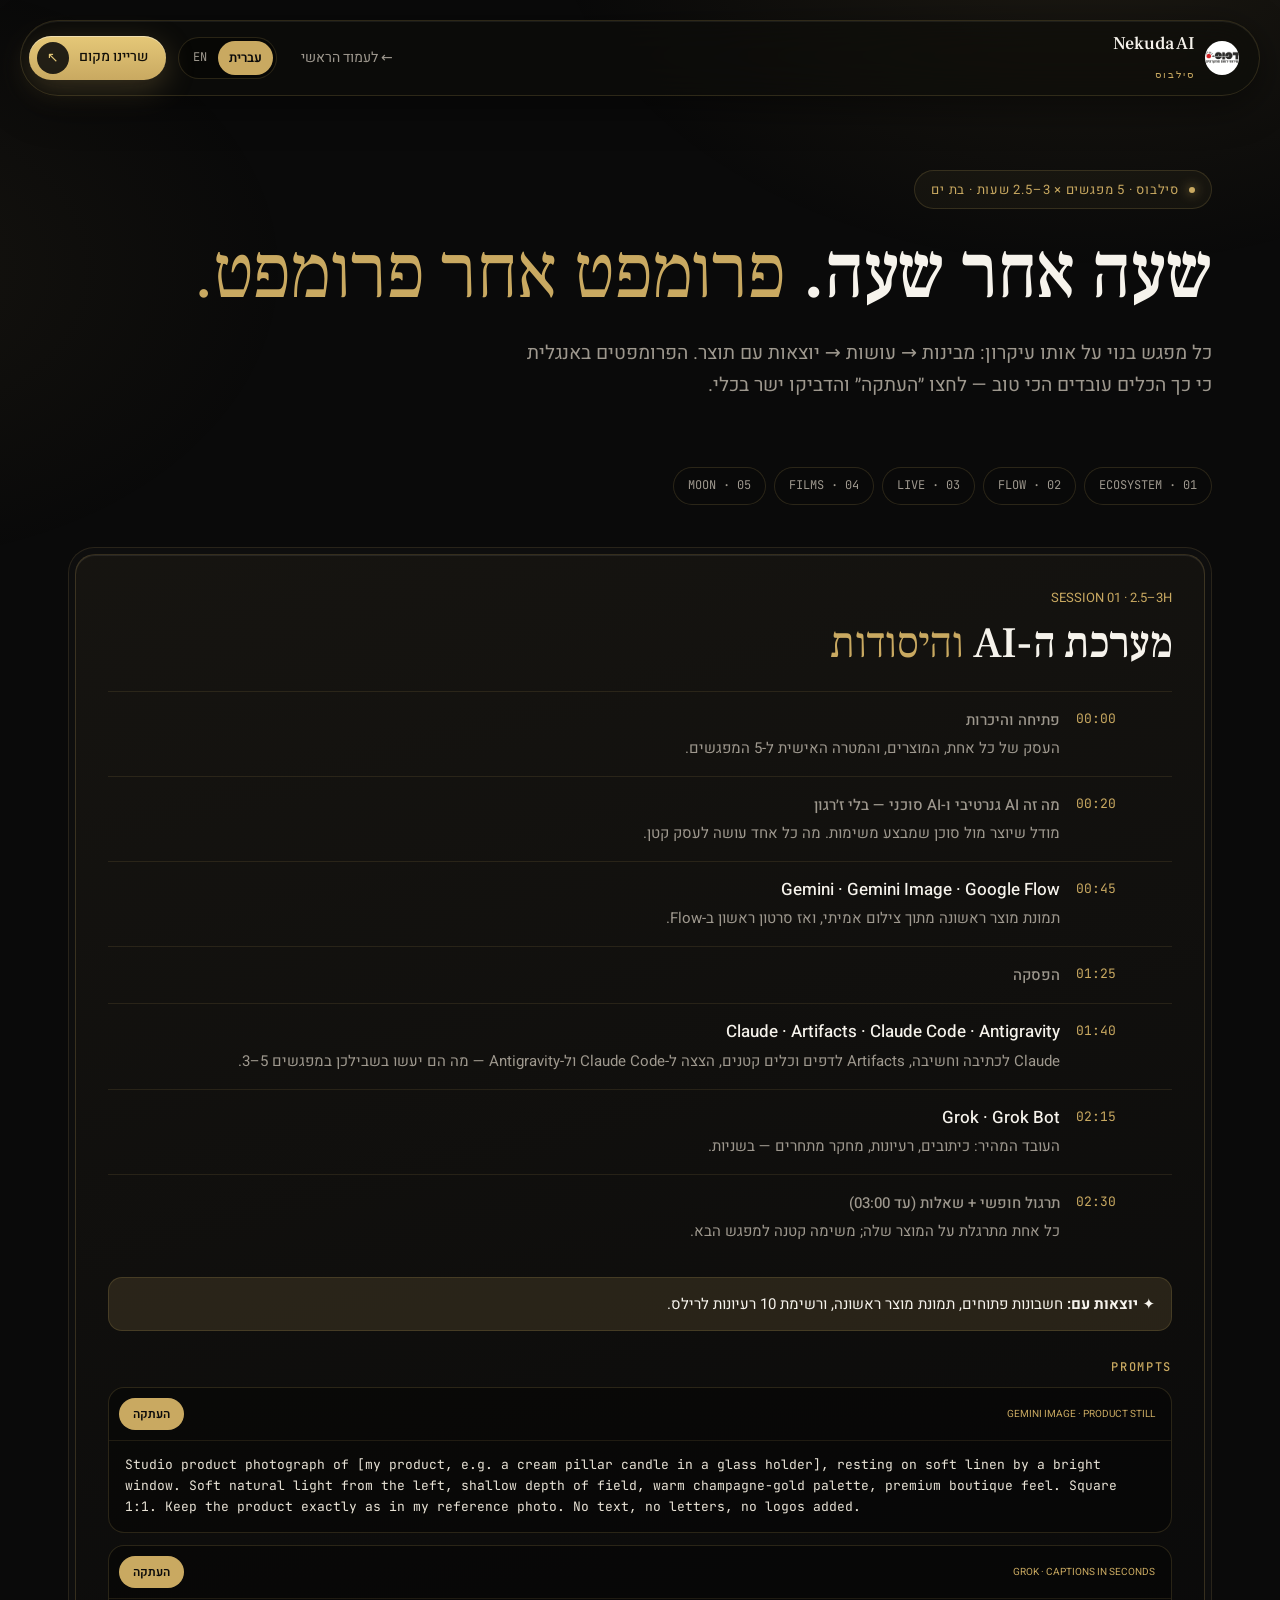
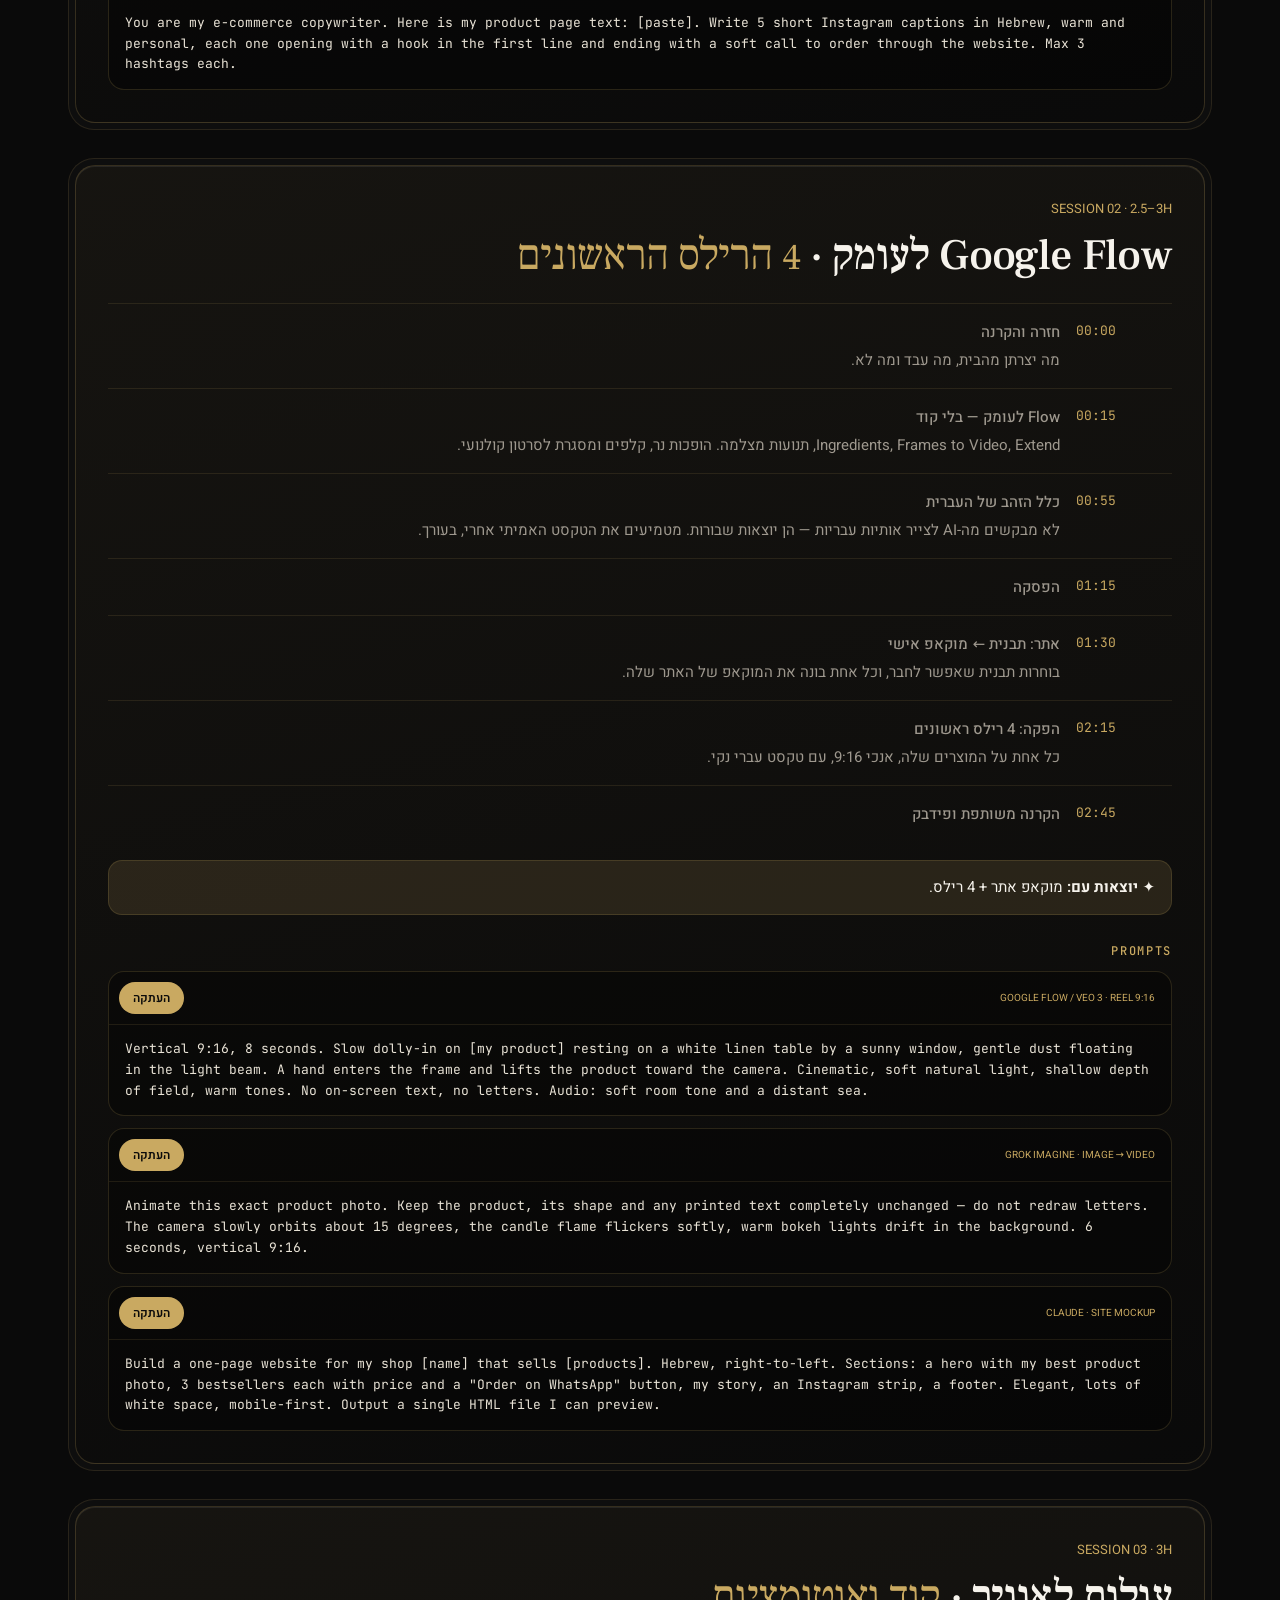
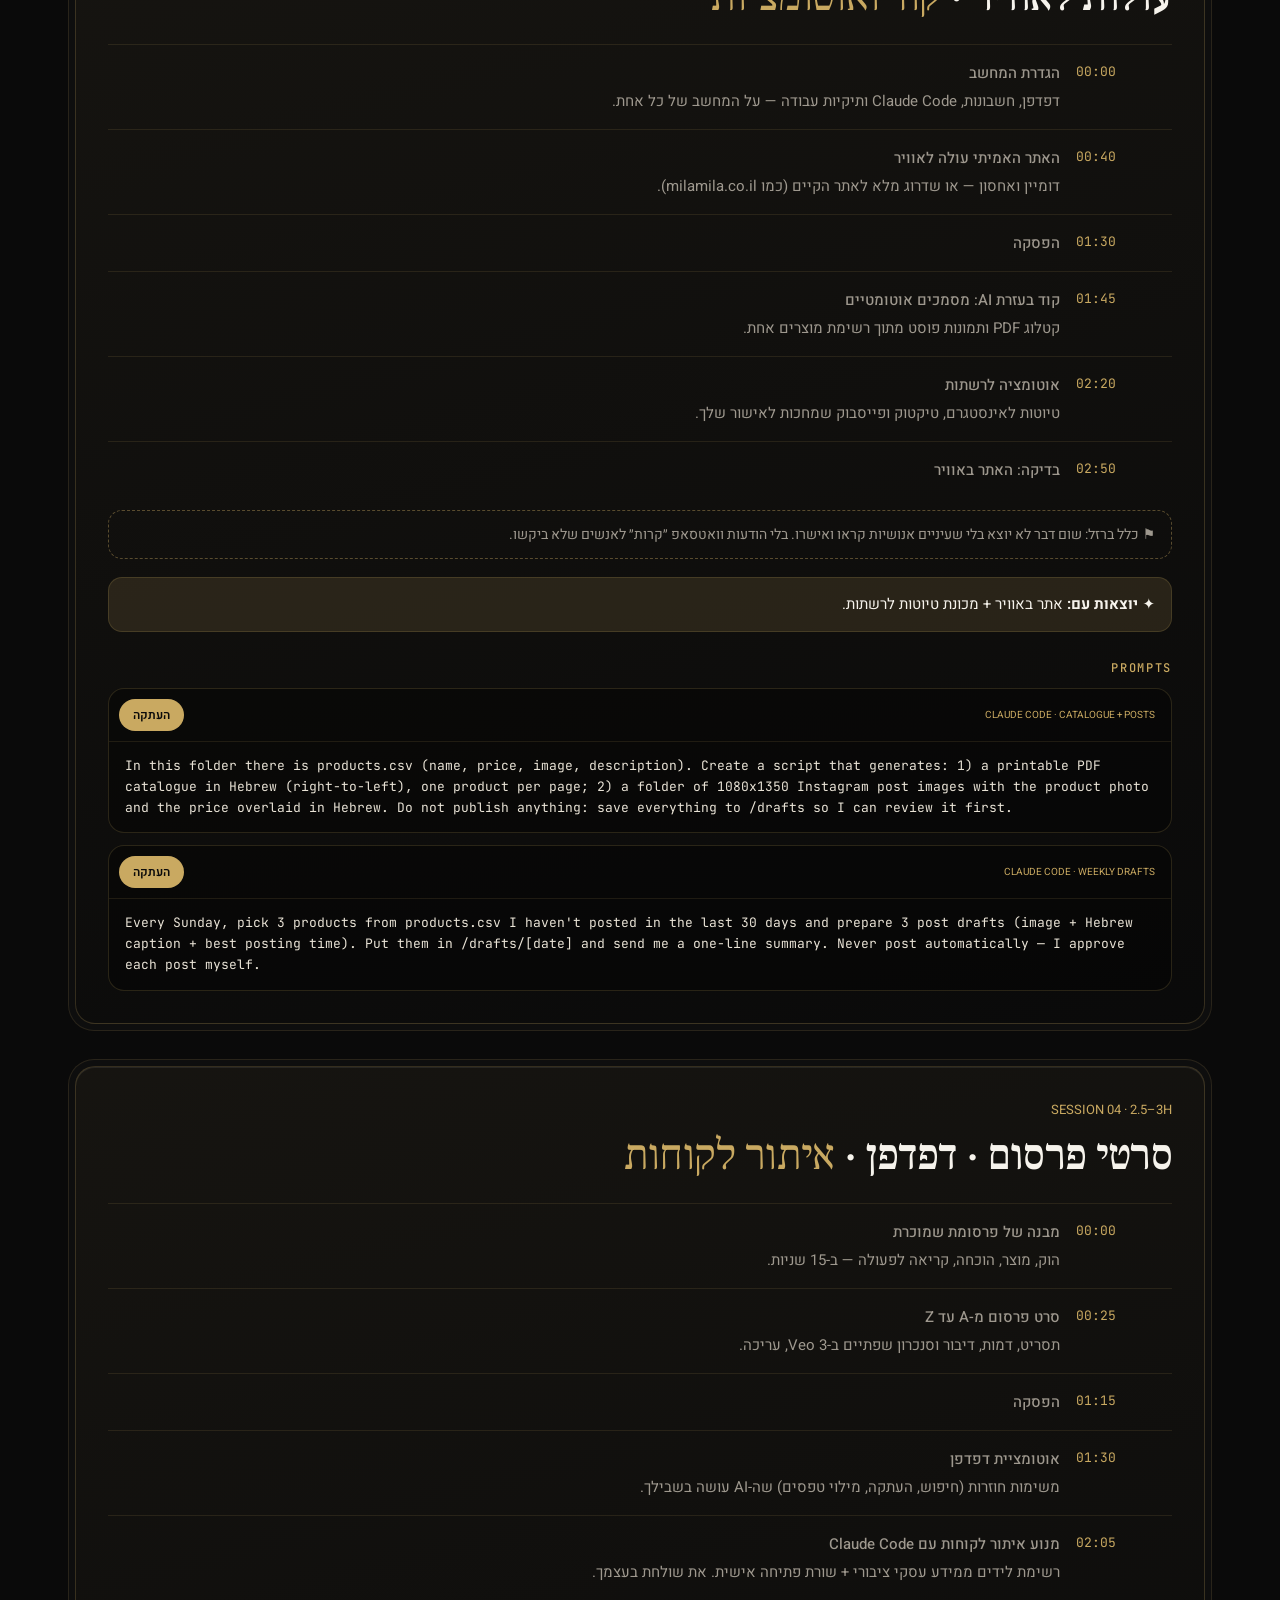
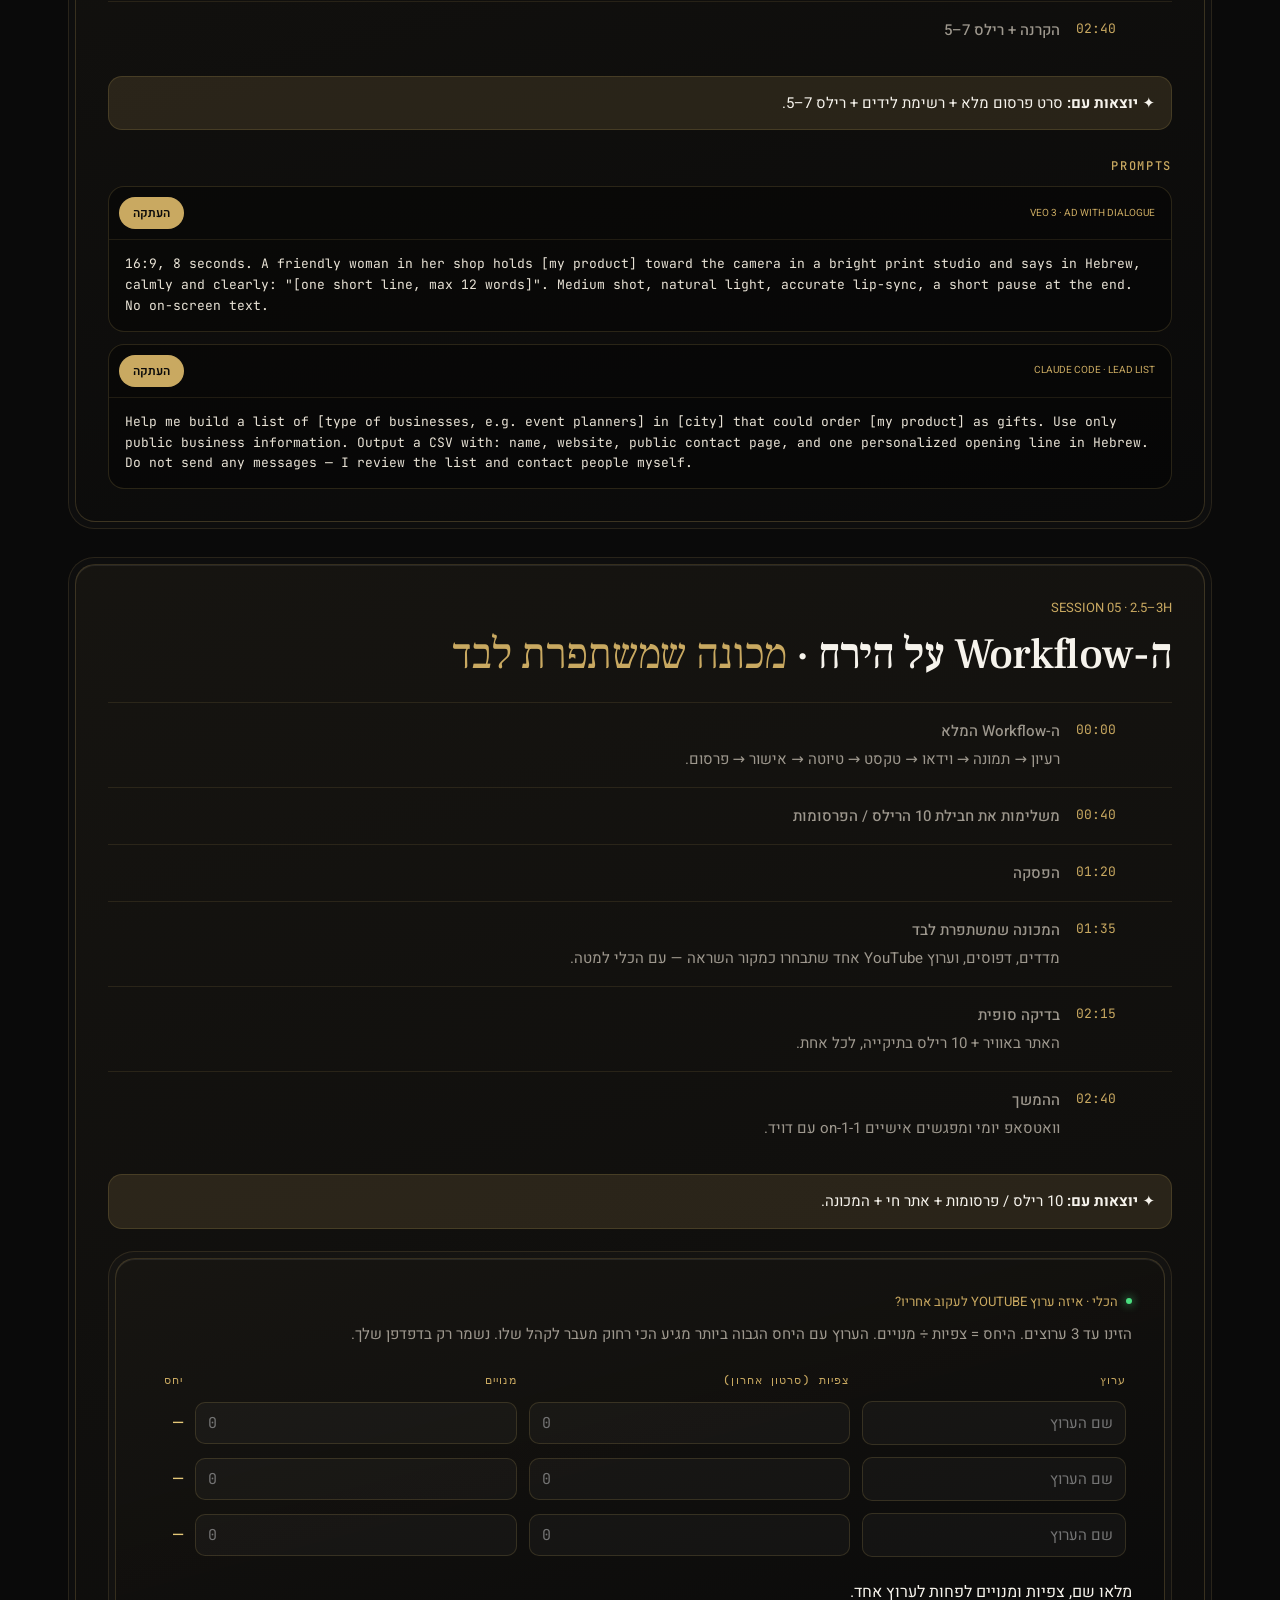
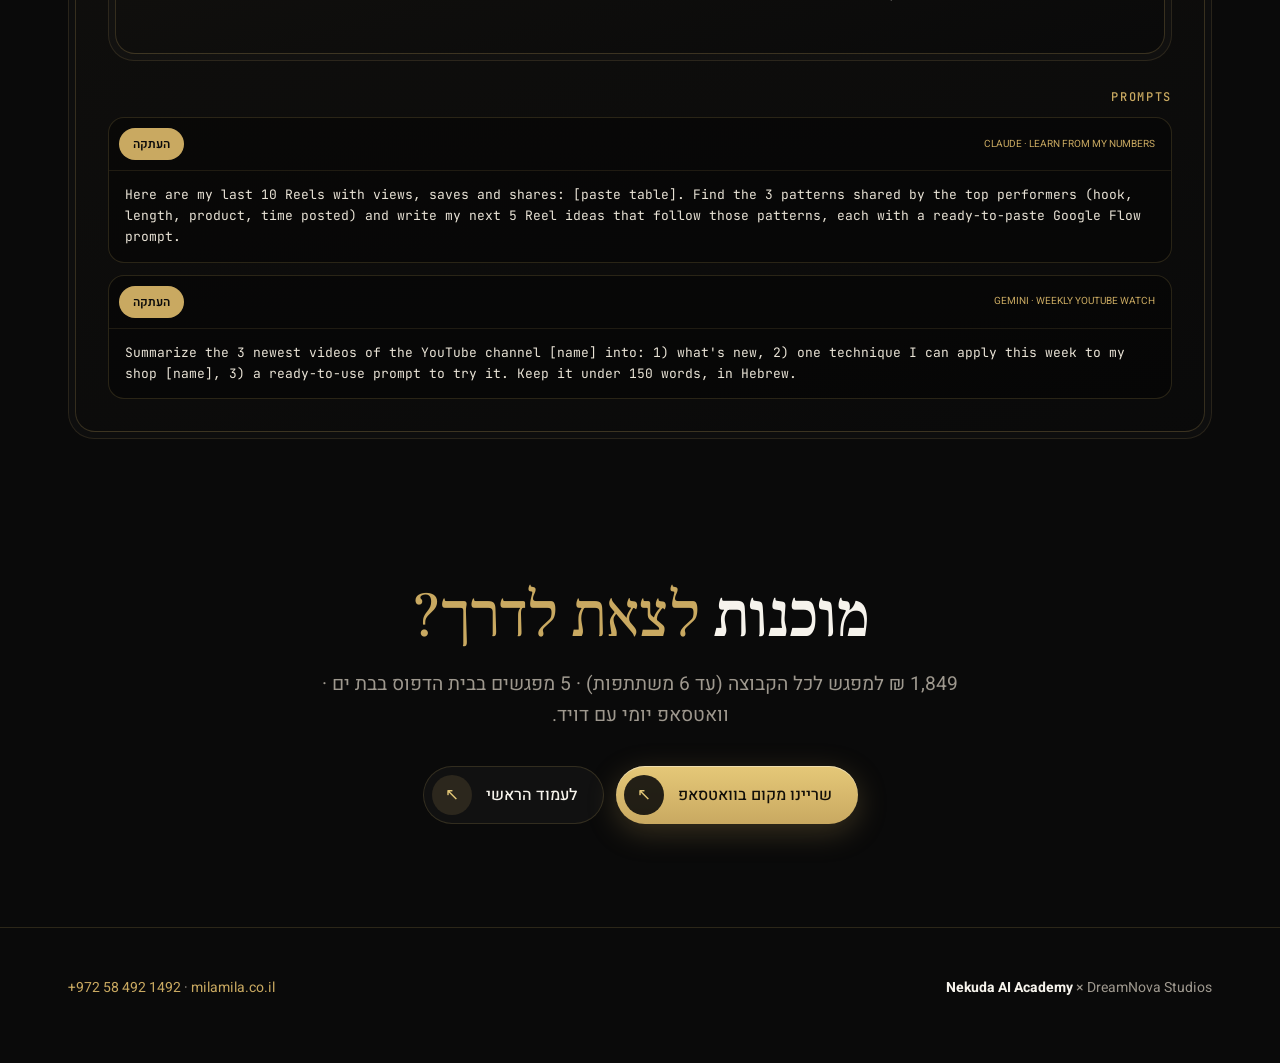
<file: cours/index.html>
<!doctype html>
<html lang="he" dir="rtl"
  data-title-he="סילבוס · Nekuda AI Academy · 5 מפגשים, שעה אחר שעה"
  data-title-en="Syllabus · Nekuda AI Academy · 5 sessions, hour by hour">
<head>
<meta charset="utf-8" />
<meta name="viewport" content="width=device-width, initial-scale=1, viewport-fit=cover" />
<title>סילבוס · Nekuda AI Academy · 5 מפגשים, שעה אחר שעה</title>
<meta name="description" content="הסילבוס המלא של 5 המפגשים, שעה אחר שעה, עם פרומפטים להעתקה בקליק ל-Google Flow / Veo 3, Grok Imagine ו-Claude." />
<meta name="theme-color" content="#0a0a0a" />
<link rel="canonical" href="https://codenolimits.github.io/nekuda-academy/cours/" />
<link rel="icon" href="../assets/img/nekuda_logo.png" />
<link rel="preconnect" href="https://fonts.googleapis.com" />
<link rel="preconnect" href="https://fonts.gstatic.com" crossorigin />
<link href="https://fonts.googleapis.com/css2?family=Frank+Ruhl+Libre:wght@400;500&family=Heebo:wght@400;500;600&family=JetBrains+Mono:wght@400;500&family=Playfair+Display:ital,wght@0,400;0,500;1,400&display=swap" rel="stylesheet" />
<link rel="stylesheet" href="../assets/nekuda.css" />
</head>
<body>
<a class="skip" href="#main"><span data-he>דלגו לתוכן</span><span data-en>Skip to content</span></a>

<nav class="nav" aria-label="main">
  <a class="brand" href="../">
    <img src="../assets/img/nekuda_logo.png" alt="" width="34" height="34" />
    <div><b>Nekuda AI</b><br /><span><span data-he>סילבוס</span><span data-en>Syllabus</span></span></div>
  </a>
  <div class="nav-links">
    <a href="../"><span data-he>← לעמוד הראשי</span><span data-en>← Main page</span></a>
  </div>
  <div class="lang" role="group" aria-label="Language">
    <button type="button" lang="he" data-set-lang="he" aria-pressed="true">עברית</button>
    <button type="button" lang="en" data-set-lang="en" aria-pressed="false">EN</button>
  </div>
  <a class="btn sm" data-wa href="https://wa.me/972584921492" target="_blank" rel="noopener" data-aria-he="שריינו מקום בוואטסאפ" data-aria-en="Book a spot on WhatsApp" aria-label="שריינו מקום בוואטסאפ">
    <span class="nav-cta-label"><span data-he>שריינו מקום</span><span data-en>Book a spot</span></span><span class="ico" aria-hidden="true">↗</span>
  </a>
</nav>

<main id="main">
<section class="hero" style="padding-bottom:40px">
  <div class="wrap">
    <span class="eyebrow"><span data-he>סילבוס · 5 מפגשים × <bdi>2.5–3</bdi> שעות · בת ים</span><span data-en>Syllabus · 5 sessions × <bdi>2.5–3</bdi> hours · Bat Yam</span></span>
    <h1 style="font-size:clamp(40px,6vw,80px)"><span data-he>שעה אחר שעה. <em>פרומפט אחר פרומפט.</em></span><span data-en>Hour by hour. <em>Prompt by prompt.</em></span></h1>
    <p class="lead"><span data-he>כל מפגש בנוי על אותו עיקרון: מבינות → עושות → יוצאות עם תוצר. הפרומפטים באנגלית כי כך הכלים עובדים הכי טוב — לחצו ״העתקה״ והדביקו ישר בכלי.</span><span data-en>Every session follows the same rule: understand → do → leave with a result. Prompts are in English because that's where the tools perform best — tap “Copy” and paste straight into the tool.</span></p>
  </div>
</section>

<div class="wrap">
  <div class="tabs" role="navigation" aria-label="sessions">
    <a href="#s1">01 · ECOSYSTEM</a><a href="#s2">02 · FLOW</a><a href="#s3">03 · LIVE</a><a href="#s4">04 · FILMS</a><a href="#s5">05 · MOON</a>
  </div>
</div>

<section style="padding-top:36px">
<div class="wrap">

<!-- ====================== SESSION 1 ====================== -->
<article class="syl bezel reveal" id="s1"><div class="core">
  <span class="card-label">SESSION 01 · 2.5–3H</span>
  <h2 style="font-size:clamp(28px,3.4vw,44px);margin-top:12px"><span data-he>מערכת ה-AI <em>והיסודות</em></span><span data-en>The AI ecosystem <em>& the foundations</em></span></h2>
  <ol class="timeline">
    <li><time>00:00</time><div><b><span data-he>פתיחה והיכרות</span><span data-en>Opening</span></b><span><span data-he>העסק של כל אחת, המוצרים, והמטרה האישית ל-5 המפגשים.</span><span data-en>Each business, its products, and a personal goal for the 5 sessions.</span></span></div></li>
    <li><time>00:20</time><div><b><span data-he>מה זה AI גנרטיבי ו-AI סוכני — בלי ז׳רגון</span><span data-en>Generative vs agentic AI — no jargon</span></b><span><span data-he>מודל שיוצר מול סוכן שמבצע משימות. מה כל אחד עושה לעסק קטן.</span><span data-en>A model that creates vs an agent that executes. What each does for a small business.</span></span></div></li>
    <li><time>00:45</time><div><b>Gemini · Gemini Image · Google Flow</b><span><span data-he>תמונת מוצר ראשונה מתוך צילום אמיתי, ואז סרטון ראשון ב-Flow.</span><span data-en>A first product image from a real photo, then a first video in Flow.</span></span></div></li>
    <li><time>01:25</time><div><b><span data-he>הפסקה</span><span data-en>Break</span></b></div></li>
    <li><time>01:40</time><div><b>Claude · Artifacts · Claude Code · Antigravity</b><span><span data-he>Claude לכתיבה וחשיבה, Artifacts לדפים וכלים קטנים, הצצה ל-Claude Code ול-Antigravity — מה הם יעשו בשבילכן במפגשים <bdi>3–5</bdi>.</span><span data-en>Claude for writing and thinking, Artifacts for small pages and tools, a first look at Claude Code and Antigravity — what they'll do for you in sessions <bdi>3–5</bdi>.</span></span></div></li>
    <li><time>02:15</time><div><b>Grok · Grok Bot</b><span><span data-he>העובד המהיר: כיתובים, רעיונות, מחקר מתחרים — בשניות.</span><span data-en>The fast worker: captions, ideas, competitor research — in seconds.</span></span></div></li>
    <li><time>02:30</time><div><b><span data-he>תרגול חופשי + שאלות (עד 03:00)</span><span data-en>Free practice + Q&A (until 03:00)</span></b><span><span data-he>כל אחת מתרגלת על המוצר שלה; משימה קטנה למפגש הבא.</span><span data-en>Each of you practises on her product; a small task for next time.</span></span></div></li>
  </ol>
  <div class="deliv"><span data-he>✦ <strong>יוצאות עם:</strong> חשבונות פתוחים, תמונת מוצר ראשונה, ורשימת 10 רעיונות לרילס.</span><span data-en>✦ <strong>You leave with:</strong> accounts set up, your first product image, and a list of 10 Reel ideas.</span></div>
  <div class="prompts">
    <h3 class="prompts-h">Prompts</h3>
    <div class="prompt"><header><span class="card-label">GEMINI IMAGE · PRODUCT STILL</span><button class="copy" type="button"><span data-he>העתקה</span><span data-en>Copy</span></button></header>
<pre>Studio product photograph of [my product, e.g. a cream pillar candle in a glass holder], resting on soft linen by a bright window. Soft natural light from the left, shallow depth of field, warm champagne-gold palette, premium boutique feel. Square 1:1. Keep the product exactly as in my reference photo. No text, no letters, no logos added.</pre></div>
    <div class="prompt"><header><span class="card-label">GROK · CAPTIONS IN SECONDS</span><button class="copy" type="button"><span data-he>העתקה</span><span data-en>Copy</span></button></header>
<pre>You are my e-commerce copywriter. Here is my product page text: [paste]. Write 5 short Instagram captions in Hebrew, warm and personal, each one opening with a hook in the first line and ending with a soft call to order through the website. Max 3 hashtags each.</pre></div>
  </div>
</div></article>

<!-- ====================== SESSION 2 ====================== -->
<article class="syl bezel reveal" id="s2"><div class="core">
  <span class="card-label">SESSION 02 · 2.5–3H</span>
  <h2 style="font-size:clamp(28px,3.4vw,44px);margin-top:12px"><span data-he>Google Flow לעומק · <em>4 הרילס הראשונים</em></span><span data-en>Google Flow in depth · <em>your first 4 Reels</em></span></h2>
  <ol class="timeline">
    <li><time>00:00</time><div><b><span data-he>חזרה והקרנה</span><span data-en>Recap & screening</span></b><span><span data-he>מה יצרתן מהבית, מה עבד ומה לא.</span><span data-en>What you created at home, what worked and what didn't.</span></span></div></li>
    <li><time>00:15</time><div><b><span data-he>Flow לעומק — בלי קוד</span><span data-en>Flow in depth — no code</span></b><span><span data-he>Ingredients, Frames to Video, Extend, תנועות מצלמה. הופכות נר, קלפים ומסגרת לסרטון קולנועי.</span><span data-en>Ingredients, Frames to Video, Extend, camera moves. Turning a candle, cards and a frame into a cinematic clip.</span></span></div></li>
    <li><time>00:55</time><div><b><span data-he>כלל הזהב של העברית</span><span data-en>The Hebrew golden rule</span></b><span><span data-he>לא מבקשים מה-AI לצייר אותיות עבריות — הן יוצאות שבורות. מטמיעים את הטקסט האמיתי אחרי, בעורך.</span><span data-en>Never ask the AI to draw Hebrew letters — they come out broken. Overlay the real text afterwards, in an editor.</span></span></div></li>
    <li><time>01:15</time><div><b><span data-he>הפסקה</span><span data-en>Break</span></b></div></li>
    <li><time>01:30</time><div><b><span data-he>אתר: תבנית ← מוקאפ אישי</span><span data-en>Website: template → your mockup</span></b><span><span data-he>בוחרות תבנית שאפשר לחבר, וכל אחת בונה את המוקאפ של האתר שלה.</span><span data-en>Pick a connectable template; each of you builds her own site mockup.</span></span></div></li>
    <li><time>02:15</time><div><b><span data-he>הפקה: 4 רילס ראשונים</span><span data-en>Production: your first 4 Reels</span></b><span><span data-he>כל אחת על המוצרים שלה, אנכי 9:16, עם טקסט עברי נקי.</span><span data-en>Each on her own products, vertical 9:16, with clean Hebrew text.</span></span></div></li>
    <li><time>02:45</time><div><b><span data-he>הקרנה משותפת ופידבק</span><span data-en>Group screening & feedback</span></b></div></li>
  </ol>
  <div class="deliv"><span data-he>✦ <strong>יוצאות עם:</strong> מוקאפ אתר + 4 רילס.</span><span data-en>✦ <strong>You leave with:</strong> a site mockup + 4 Reels.</span></div>
  <div class="prompts">
    <h3 class="prompts-h">Prompts</h3>
    <div class="prompt"><header><span class="card-label">GOOGLE FLOW / VEO 3 · REEL 9:16</span><button class="copy" type="button"><span data-he>העתקה</span><span data-en>Copy</span></button></header>
<pre>Vertical 9:16, 8 seconds. Slow dolly-in on [my product] resting on a white linen table by a sunny window, gentle dust floating in the light beam. A hand enters the frame and lifts the product toward the camera. Cinematic, soft natural light, shallow depth of field, warm tones. No on-screen text, no letters. Audio: soft room tone and a distant sea.</pre></div>
    <div class="prompt"><header><span class="card-label">GROK IMAGINE · IMAGE → VIDEO</span><button class="copy" type="button"><span data-he>העתקה</span><span data-en>Copy</span></button></header>
<pre>Animate this exact product photo. Keep the product, its shape and any printed text completely unchanged — do not redraw letters. The camera slowly orbits about 15 degrees, the candle flame flickers softly, warm bokeh lights drift in the background. 6 seconds, vertical 9:16.</pre></div>
    <div class="prompt"><header><span class="card-label">CLAUDE · SITE MOCKUP</span><button class="copy" type="button"><span data-he>העתקה</span><span data-en>Copy</span></button></header>
<pre>Build a one-page website for my shop [name] that sells [products]. Hebrew, right-to-left. Sections: a hero with my best product photo, 3 bestsellers each with price and a "Order on WhatsApp" button, my story, an Instagram strip, a footer. Elegant, lots of white space, mobile-first. Output a single HTML file I can preview.</pre></div>
  </div>
</div></article>

<!-- ====================== SESSION 3 ====================== -->
<article class="syl bezel reveal" id="s3"><div class="core">
  <span class="card-label">SESSION 03 · 3H</span>
  <h2 style="font-size:clamp(28px,3.4vw,44px);margin-top:12px"><span data-he>עולות לאוויר · <em>קוד ואוטומציות</em></span><span data-en>Going live · <em>code & automations</em></span></h2>
  <ol class="timeline">
    <li><time>00:00</time><div><b><span data-he>הגדרת המחשב</span><span data-en>Computer setup</span></b><span><span data-he>דפדפן, חשבונות, Claude Code ותיקיות עבודה — על המחשב של כל אחת.</span><span data-en>Browser, accounts, Claude Code and work folders — on each of your computers.</span></span></div></li>
    <li><time>00:40</time><div><b><span data-he>האתר האמיתי עולה לאוויר</span><span data-en>Your real site goes live</span></b><span><span data-he>דומיין ואחסון — או שדרוג מלא לאתר הקיים (כמו milamila.co.il).</span><span data-en>Domain and hosting — or a full upgrade of the existing site (like milamila.co.il).</span></span></div></li>
    <li><time>01:30</time><div><b><span data-he>הפסקה</span><span data-en>Break</span></b></div></li>
    <li><time>01:45</time><div><b><span data-he>קוד בעזרת AI: מסמכים אוטומטיים</span><span data-en>AI-assisted code: automatic documents</span></b><span><span data-he>קטלוג PDF ותמונות פוסט מתוך רשימת מוצרים אחת.</span><span data-en>A PDF catalogue and post images from one product list.</span></span></div></li>
    <li><time>02:20</time><div><b><span data-he>אוטומציה לרשתות</span><span data-en>Social automation</span></b><span><span data-he>טיוטות לאינסטגרם, טיקטוק ופייסבוק שמחכות לאישור שלך.</span><span data-en>Drafts for Instagram, TikTok and Facebook, waiting for your approval.</span></span></div></li>
    <li><time>02:50</time><div><b><span data-he>בדיקה: האתר באוויר</span><span data-en>Check: the site is live</span></b></div></li>
  </ol>
  <div class="rule"><span data-he>⚑ כלל ברזל: שום דבר לא יוצא בלי שעיניים אנושיות קראו ואישרו. בלי הודעות וואטסאפ ״קרות״ לאנשים שלא ביקשו.</span><span data-en>⚑ Iron rule: nothing goes out until a human has read and approved it. No cold WhatsApp messages to people who didn't ask.</span></div>
  <div class="deliv"><span data-he>✦ <strong>יוצאות עם:</strong> אתר באוויר + מכונת טיוטות לרשתות.</span><span data-en>✦ <strong>You leave with:</strong> a live site + a social drafts machine.</span></div>
  <div class="prompts">
    <h3 class="prompts-h">Prompts</h3>
    <div class="prompt"><header><span class="card-label">CLAUDE CODE · CATALOGUE + POSTS</span><button class="copy" type="button"><span data-he>העתקה</span><span data-en>Copy</span></button></header>
<pre>In this folder there is products.csv (name, price, image, description). Create a script that generates: 1) a printable PDF catalogue in Hebrew (right-to-left), one product per page; 2) a folder of 1080x1350 Instagram post images with the product photo and the price overlaid in Hebrew. Do not publish anything: save everything to /drafts so I can review it first.</pre></div>
    <div class="prompt"><header><span class="card-label">CLAUDE CODE · WEEKLY DRAFTS</span><button class="copy" type="button"><span data-he>העתקה</span><span data-en>Copy</span></button></header>
<pre>Every Sunday, pick 3 products from products.csv I haven't posted in the last 30 days and prepare 3 post drafts (image + Hebrew caption + best posting time). Put them in /drafts/[date] and send me a one-line summary. Never post automatically — I approve each post myself.</pre></div>
  </div>
</div></article>

<!-- ====================== SESSION 4 ====================== -->
<article class="syl bezel reveal" id="s4"><div class="core">
  <span class="card-label">SESSION 04 · 2.5–3H</span>
  <h2 style="font-size:clamp(28px,3.4vw,44px);margin-top:12px"><span data-he>סרטי פרסום · דפדפן · <em>איתור לקוחות</em></span><span data-en>Ad films · browser · <em>finding clients</em></span></h2>
  <ol class="timeline">
    <li><time>00:00</time><div><b><span data-he>מבנה של פרסומת שמוכרת</span><span data-en>Anatomy of an ad that sells</span></b><span><span data-he>הוק, מוצר, הוכחה, קריאה לפעולה — ב-15 שניות.</span><span data-en>Hook, product, proof, call to action — in 15 seconds.</span></span></div></li>
    <li><time>00:25</time><div><b><span data-he>סרט פרסום מ-A עד Z</span><span data-en>An A-to-Z ad film</span></b><span><span data-he>תסריט, דמות, דיבור וסנכרון שפתיים ב-Veo 3, עריכה.</span><span data-en>Script, character, voice and lip-sync in Veo 3, edit.</span></span></div></li>
    <li><time>01:15</time><div><b><span data-he>הפסקה</span><span data-en>Break</span></b></div></li>
    <li><time>01:30</time><div><b><span data-he>אוטומציית דפדפן</span><span data-en>Browser automation</span></b><span><span data-he>משימות חוזרות (חיפוש, העתקה, מילוי טפסים) שה-AI עושה בשבילך.</span><span data-en>Repetitive tasks (searching, copying, filling forms) the AI does for you.</span></span></div></li>
    <li><time>02:05</time><div><b><span data-he>מנוע איתור לקוחות עם Claude Code</span><span data-en>A prospecting engine with Claude Code</span></b><span><span data-he>רשימת לידים ממידע עסקי ציבורי + שורת פתיחה אישית. את שולחת בעצמך.</span><span data-en>A lead list from public business info + a personal opening line. You send it yourself.</span></span></div></li>
    <li><time>02:40</time><div><b><span data-he>הקרנה + רילס <bdi>5–7</bdi></span><span data-en>Screening + Reels 5–7</span></b></div></li>
  </ol>
  <div class="deliv"><span data-he>✦ <strong>יוצאות עם:</strong> סרט פרסום מלא + רשימת לידים + רילס <bdi>5–7</bdi>.</span><span data-en>✦ <strong>You leave with:</strong> a full ad film + a lead list + Reels <bdi>5–7</bdi>.</span></div>
  <div class="prompts">
    <h3 class="prompts-h">Prompts</h3>
    <div class="prompt"><header><span class="card-label">VEO 3 · AD WITH DIALOGUE</span><button class="copy" type="button"><span data-he>העתקה</span><span data-en>Copy</span></button></header>
<pre>16:9, 8 seconds. A friendly woman in her shop holds [my product] toward the camera in a bright print studio and says in Hebrew, calmly and clearly: "[one short line, max 12 words]". Medium shot, natural light, accurate lip-sync, a short pause at the end. No on-screen text.</pre></div>
    <div class="prompt"><header><span class="card-label">CLAUDE CODE · LEAD LIST</span><button class="copy" type="button"><span data-he>העתקה</span><span data-en>Copy</span></button></header>
<pre>Help me build a list of [type of businesses, e.g. event planners] in [city] that could order [my product] as gifts. Use only public business information. Output a CSV with: name, website, public contact page, and one personalized opening line in Hebrew. Do not send any messages — I review the list and contact people myself.</pre></div>
  </div>
</div></article>

<!-- ====================== SESSION 5 ====================== -->
<article class="syl bezel reveal" id="s5"><div class="core">
  <span class="card-label">SESSION 05 · 2.5–3H</span>
  <h2 style="font-size:clamp(28px,3.4vw,44px);margin-top:12px"><span data-he>ה-Workflow על הירח · <em>מכונה שמשתפרת לבד</em></span><span data-en>The workflow on the Moon · <em>a self-improving machine</em></span></h2>
  <ol class="timeline">
    <li><time>00:00</time><div><b><span data-he>ה-Workflow המלא</span><span data-en>The complete workflow</span></b><span><span data-he>רעיון → תמונה → וידאו → טקסט → טיוטה → אישור → פרסום.</span><span data-en>Idea → image → video → text → draft → approval → publish.</span></span></div></li>
    <li><time>00:40</time><div><b><span data-he>משלימות את חבילת 10 הרילס / הפרסומות</span><span data-en>Completing the 10 Reels / ads pack</span></b></div></li>
    <li><time>01:20</time><div><b><span data-he>הפסקה</span><span data-en>Break</span></b></div></li>
    <li><time>01:35</time><div><b><span data-he>המכונה שמשתפרת לבד</span><span data-en>The self-improving machine</span></b><span><span data-he>מדדים, דפוסים, וערוץ YouTube אחד שתבחרו כמקור השראה — עם הכלי למטה.</span><span data-en>Metrics, patterns, and one YouTube channel you choose as a source — with the tool below.</span></span></div></li>
    <li><time>02:15</time><div><b><span data-he>בדיקה סופית</span><span data-en>Final check</span></b><span><span data-he>האתר באוויר + 10 רילס בתיקייה, לכל אחת.</span><span data-en>Site live + 10 Reels in the folder, for each of you.</span></span></div></li>
    <li><time>02:40</time><div><b><span data-he>ההמשך</span><span data-en>What comes next</span></b><span><span data-he>וואטסאפ יומי ומפגשים אישיים 1-on-1 עם דויד.</span><span data-en>Daily WhatsApp and private 1-on-1 sessions with David.</span></span></div></li>
  </ol>
  <div class="deliv"><span data-he>✦ <strong>יוצאות עם:</strong> 10 רילס / פרסומות + אתר חי + המכונה.</span><span data-en>✦ <strong>You leave with:</strong> 10 Reels / ads + a live site + the machine.</span></div>

  <div class="machine bezel" style="margin-top:22px"><div class="core">
    <span class="card-label"><span class="dot"></span><span data-he>הכלי · איזה ערוץ YouTube לעקוב אחריו?</span><span data-en>The tool · which YouTube channel to follow?</span></span>
    <p class="muted" style="margin:10px 0 0;font-size:15px"><span data-he>הזינו עד 3 ערוצים. היחס = צפיות ÷ מנויים. הערוץ עם היחס הגבוה ביותר מגיע הכי רחוק מעבר לקהל שלו. נשמר רק בדפדפן שלך.</span><span data-en>Enter up to 3 channels. Ratio = views ÷ subscribers. The highest ratio reaches furthest beyond its own audience. Saved only in your browser.</span></p>
    <table>
      <thead><tr><th><span data-he>ערוץ</span><span data-en>Channel</span></th><th><span data-he>צפיות (סרטון אחרון)</span><span data-en>Views (latest video)</span></th><th><span data-he>מנויים</span><span data-en>Subscribers</span></th><th><span data-he>יחס</span><span data-en>Ratio</span></th></tr></thead>
      <tbody id="mRows"></tbody>
    </table>
    <p class="winner" id="mWinner" aria-live="polite"></p>
  </div></div>

  <div class="prompts">
    <h3 class="prompts-h">Prompts</h3>
    <div class="prompt"><header><span class="card-label">CLAUDE · LEARN FROM MY NUMBERS</span><button class="copy" type="button"><span data-he>העתקה</span><span data-en>Copy</span></button></header>
<pre>Here are my last 10 Reels with views, saves and shares: [paste table]. Find the 3 patterns shared by the top performers (hook, length, product, time posted) and write my next 5 Reel ideas that follow those patterns, each with a ready-to-paste Google Flow prompt.</pre></div>
    <div class="prompt"><header><span class="card-label">GEMINI · WEEKLY YOUTUBE WATCH</span><button class="copy" type="button"><span data-he>העתקה</span><span data-en>Copy</span></button></header>
<pre>Summarize the 3 newest videos of the YouTube channel [name] into: 1) what's new, 2) one technique I can apply this week to my shop [name], 3) a ready-to-use prompt to try it. Keep it under 150 words, in Hebrew.</pre></div>
  </div>
</div></article>

</div>
</section>

<section class="final" style="padding-top:40px">
  <div class="wrap reveal">
    <h2><span data-he>מוכנות <em>לצאת לדרך?</em></span><span data-en>Ready <em>to set out?</em></span></h2>
    <p class="lead"><span data-he>1,849 ₪ למפגש לכל הקבוצה (עד 6 משתתפות) · 5 מפגשים בבית הדפוס בבת ים · וואטסאפ יומי עם דויד.</span><span data-en>1,849 ₪ per session for the whole group (up to 6) · 5 sessions at the print studio in Bat Yam · daily WhatsApp with David.</span></p>
    <div class="cta-row">
      <a class="btn" data-wa href="https://wa.me/972584921492" target="_blank" rel="noopener"><span data-he>שריינו מקום בוואטסאפ</span><span data-en>Book your spot on WhatsApp</span><span class="ico" aria-hidden="true">↗</span></a>
      <a class="btn ghost" href="../"><span data-he>לעמוד הראשי</span><span data-en>Main page</span><span class="ico" aria-hidden="true">↗</span></a>
    </div>
  </div>
</section>
</main>

<footer>
  <div class="wrap">
    <div><b style="color:var(--text)">Nekuda AI Academy</b> × DreamNova Studios</div>
    <div><a href="https://milamila.co.il/" target="_blank" rel="noopener">milamila.co.il</a> · <a data-wa href="https://wa.me/972584921492" target="_blank" rel="noopener" dir="ltr">+972 58 492 1492</a></div>
  </div>
</footer>

<script src="../assets/nekuda.js"></script>
<script>
/* ---------- YouTube channel machine — localStorage key "nekuda-machine-v1", fixed ratio = views / subscribers ---------- */
(function () {
  var KEY = 'nekuda-machine-v1';
  var rows = document.getElementById('mRows'), win = document.getElementById('mWinner');
  var data;
  try { data = JSON.parse(localStorage.getItem(KEY)); } catch (e) { data = null; }
  if (!Array.isArray(data) || data.length !== 3) data = [{ n: '', v: '', s: '' }, { n: '', v: '', s: '' }, { n: '', v: '', s: '' }];

  function ratio(r) {
    var v = Number(r.v), s = Number(r.s);
    if (r.v === '' || r.s === '' || !isFinite(v) || !isFinite(s) || v < 0) return null;
    if (s <= 0) return 'zero';
    return v / s;
  }
  function T(he, en) { return NK.lang() === 'he' ? he : en; }
  function update() {
    var best = null;
    data.forEach(function (r, i) {
      var out = rows.querySelector('[data-o="' + i + '"]'), x = ratio(r);
      out.textContent = x === null ? '—' : x === 'zero' ? T('מנויים > 0', 'subs > 0') : x.toFixed(2);
      if (typeof x === 'number' && r.n.trim() && (!best || x > best.x)) best = { n: r.n.trim(), x: x };
    });
    var zero = data.some(function (r) { return ratio(r) === 'zero'; });
    win.innerHTML = best
      ? T('✦ הערוץ לעקוב אחריו: ', '✦ Channel to follow: ') + '<strong>' + best.n.replace(/[<>&]/g, '') + '</strong> · <span class="mono">' + best.x.toFixed(2) + '</span>'
      : (zero ? T('מספר המנויים חייב להיות גדול מ-0 כדי לחשב יחס.', 'Subscribers must be greater than 0 to compute a ratio.') : T('מלאו שם, צפיות ומנויים לפחות לערוץ אחד.', 'Fill in name, views and subscribers for at least one channel.'));
    try { localStorage.setItem(KEY, JSON.stringify(data)); } catch (e) {}
  }
  function build() {
    rows.innerHTML = '';
    data.forEach(function (r, i) {
      var tr = document.createElement('tr');
      tr.innerHTML =
        '<td><input type="text" data-i="' + i + '" data-k="n" aria-label="channel ' + (i + 1) + '" placeholder="' + T('שם הערוץ', 'Channel name') + '"></td>' +
        '<td><input type="number" min="0" inputmode="numeric" data-i="' + i + '" data-k="v" aria-label="views ' + (i + 1) + '" placeholder="0"></td>' +
        '<td><input type="number" min="0" inputmode="numeric" data-i="' + i + '" data-k="s" aria-label="subscribers ' + (i + 1) + '" placeholder="0"></td>' +
        '<td><output data-o="' + i + '">—</output></td>';
      rows.appendChild(tr);
      tr.querySelectorAll('input').forEach(function (inp) { inp.value = r[inp.dataset.k]; });
    });
    update();
  }
  rows.addEventListener('input', function (e) {
    var t = e.target; if (!t.dataset.k) return;
    data[+t.dataset.i][t.dataset.k] = t.value; update();
  });
  build();
  document.addEventListener('nk:lang', build);
})();
</script>
</body>
</html>
</file>
<file: assets/nekuda.css>
/* ==========================================================================
   NEKUDA AI ACADEMY × DREAMNOVA STUDIOS — Design System (Dark / Champagne Gold)
   Shared by index.html and cours/index.html
   ========================================================================== */
:root {
  --bg: #0a0a0a;
  --bg-elevated: #111111;
  --gold: #C9A961;
  --gold-light: #E5C878;
  --gold-glow: rgba(201, 169, 97, 0.14);
  --text: #F6F3EC;
  --text-muted: #9E988E;
  --border: rgba(201, 169, 97, 0.18);
  --ok: #4ade80;

  --f-display: 'Playfair Display', 'Frank Ruhl Libre', Georgia, serif;
  --f-body: 'Heebo', system-ui, -apple-system, sans-serif;
  --f-mono: 'JetBrains Mono', ui-monospace, SFMono-Regular, Menlo, monospace;

  --gutter: clamp(16px, 4vw, 48px);
  --maxw: 1240px;
  --ease: cubic-bezier(.22, 1, .36, 1);
  color-scheme: dark;
}
[dir="rtl"] { --f-display: 'Frank Ruhl Libre', 'Playfair Display', Georgia, serif; }

*, *::before, *::after { box-sizing: border-box; }
html { scroll-behavior: smooth; -webkit-text-size-adjust: 100%; }
body {
  margin: 0;
  background: var(--bg);
  color: var(--text);
  font-family: var(--f-body);
  font-size: 17px;
  line-height: 1.65;
  -webkit-font-smoothing: antialiased;
  overflow-x: hidden;
}
body::before { /* ambient gold aura */
  content: ""; position: fixed; inset: 0; z-index: -1; pointer-events: none;
  background:
    radial-gradient(900px 600px at 85% -10%, rgba(201,169,97,.10), transparent 60%),
    radial-gradient(700px 500px at -10% 30%, rgba(201,169,97,.06), transparent 60%);
}
img, video, canvas { display: block; max-width: 100%; }
a { color: inherit; }
::selection { background: var(--gold); color: #0a0a0a; }
:focus-visible { outline: 2px solid var(--gold-light); outline-offset: 3px; border-radius: 8px; }

.wrap { width: 100%; max-width: var(--maxw); margin-inline: auto; padding-inline: var(--gutter); }
section { padding-block: clamp(56px, 8vw, 104px); position: relative; }
.skip { position: absolute; inset-inline-start: 12px; top: -80px; z-index: 100; background: var(--gold); color: #000; padding: 8px 14px; border-radius: 999px; }
.skip:focus { top: 8px; }

/* ---------- Typography ---------- */
.display, h1, h2, h3 { font-family: var(--f-display); font-weight: 500; letter-spacing: -0.015em; line-height: 1.08; margin: 0; }
h1 { font-size: clamp(42px, 7.2vw, 96px); }
h2 { font-size: clamp(34px, 5vw, 64px); }
h3 { font-size: clamp(22px, 2.2vw, 28px); line-height: 1.2; }
h1 em, h2 em, h3 em, .display em { font-style: italic; color: var(--gold); font-weight: 400; }
[dir="rtl"] h1 em, [dir="rtl"] h2 em, [dir="rtl"] h3 em { font-style: normal; } /* Hebrew has no true italic */
.lead { font-size: clamp(17px, 1.5vw, 20px); color: var(--text-muted); max-width: 64ch; }
.lead strong, .muted strong { color: var(--text); font-weight: 500; }
.muted { color: var(--text-muted); }
.mono { font-family: var(--f-mono); letter-spacing: .04em; }

.eyebrow {
  display: inline-flex; align-items: center; gap: 10px;
  font-family: var(--f-mono); font-size: 12px; letter-spacing: .22em; text-transform: uppercase;
  color: var(--gold); padding: 8px 16px; border-radius: 999px;
  border: 1px solid var(--border); background: rgba(201,169,97,.05);
}
[dir="rtl"] .eyebrow { letter-spacing: .06em; }
[dir="rtl"] .eyebrow { font-family: var(--f-body); font-size: 13px; }
.eyebrow::before { content: ""; width: 6px; height: 6px; border-radius: 50%; background: var(--gold); box-shadow: 0 0 12px var(--gold); }
.sec-head { display: grid; gap: 22px; margin-bottom: clamp(40px, 6vw, 72px); max-width: 900px; }

/* ---------- Floating glass pill navbar ---------- */
.nav {
  position: fixed; top: 20px; inset-inline: 0; z-index: 50;
  margin-inline: auto; width: min(1240px, calc(100% - 24px));
  display: flex; align-items: center; gap: 12px;
  padding: 8px 8px 8px 20px; padding-inline: 20px 8px;
  border-radius: 999px;
  background: rgba(14, 13, 11, .62);
  border: 1px solid var(--border);
  backdrop-filter: blur(20px) saturate(140%); -webkit-backdrop-filter: blur(20px) saturate(140%);
  box-shadow: 0 10px 40px rgba(0,0,0,.45), inset 0 1px 0 rgba(255,255,255,.06);
}
.brand { display: flex; align-items: center; gap: 10px; text-decoration: none; white-space: nowrap; }
.brand img { width: 34px; height: 34px; border-radius: 50%; background: #fff; object-fit: contain; }
.brand b { font-family: var(--f-display); font-weight: 500; font-size: 18px; }
.brand span { font-family: var(--f-mono); font-size: 10px; letter-spacing: .18em; color: var(--gold); text-transform: uppercase; }
.nav-links { display: flex; gap: 4px; margin-inline-start: auto; }
.nav-links a { text-decoration: none; font-size: 14px; color: var(--text-muted); padding: 8px 12px; border-radius: 999px; transition: color .3s, background .3s; white-space: nowrap; }
.nav-links a:hover { color: var(--text); background: rgba(255,255,255,.04); }
.nav-links a .n { font-family: var(--f-mono); font-size: 11px; color: var(--gold); margin-inline-end: 6px; }
.lang { display: flex; padding: 3px; border-radius: 999px; border: 1px solid var(--border); background: rgba(0,0,0,.35); }
.lang button {
  all: unset; cursor: pointer; font-family: var(--f-mono); font-size: 12px; padding: 6px 11px; border-radius: 999px;
  color: var(--text-muted); transition: background .3s, color .3s;
}
.lang button[lang="he"] { font-family: var(--f-body); font-size: 13px; }
.lang button[aria-pressed="true"] { background: var(--gold); color: #0a0a0a; font-weight: 600; }
.nav .btn { padding-block: 6px; }
.nav-cta-label { white-space: nowrap; }
@media (max-width: 1080px) { .nav-links { display: none; } .lang { margin-inline-start: auto; } }
@media (max-width: 560px) {
  .nav { top: 10px; padding-inline: 12px 6px; gap: 8px; }
  .brand span, .nav-cta-label { display: none; }
  .brand b { font-size: 15px; }
  .nav .btn { padding: 4px; }
  .lang button { padding: 6px 8px; }
}

/* ---------- Button-in-button CTA ---------- */
.btn {
  --bg-btn: var(--gold);
  display: inline-flex; align-items: center; gap: 14px;
  padding: 8px 8px 8px 26px; padding-inline: 26px 8px;
  border-radius: 999px; text-decoration: none; cursor: pointer; border: 0;
  font: 500 16px/1.2 var(--f-body);
  background: linear-gradient(180deg, var(--gold-light), var(--gold));
  color: #120f08;
  box-shadow: 0 8px 30px rgba(201,169,97,.25), inset 0 1px 0 rgba(255,255,255,.4);
  transition: transform .4s var(--ease), box-shadow .4s var(--ease);
}
.btn:hover { transform: translateY(-2px); box-shadow: 0 14px 40px rgba(201,169,97,.35), inset 0 1px 0 rgba(255,255,255,.4); }
.btn .ico {
  width: 40px; height: 40px; flex: none; border-radius: 50%;
  display: grid; place-items: center; font-size: 17px;
  background: rgba(10,10,10,.88); color: var(--gold-light);
  transition: transform .5s var(--ease);
}
.btn:hover .ico { transform: translate(3px, -3px) rotate(45deg); }
[dir="rtl"] .btn .ico { transform: scaleX(-1); }
[dir="rtl"] .btn:hover .ico { transform: scaleX(-1) translate(3px, -3px) rotate(45deg); }
.btn.ghost { background: rgba(255,255,255,.03); color: var(--text); border: 1px solid var(--border); box-shadow: none; }
.btn.ghost .ico { background: rgba(201,169,97,.14); }
.btn.sm { font-size: 14px; padding-inline-start: 18px; gap: 10px; }
.btn.sm .ico { width: 32px; height: 32px; font-size: 14px; }

/* ---------- Double-bezel cards ---------- */
.bezel {
  padding: 6px; border-radius: 26px;
  background: rgba(255,255,255,.02);
  border: 1px solid rgba(201,169,97,.14);
}
.bezel > .core {
  height: 100%;
  border-radius: 20px;
  background: linear-gradient(165deg, rgba(24,22,18,.92), rgba(10,10,10,.98));
  border: 1px solid rgba(201,169,97,.22);
  box-shadow: inset 0 1px 0 rgba(255,255,255,.08);
  padding: clamp(20px, 2.6vw, 32px);
  position: relative; overflow: hidden;
}
.bezel > .core.flush { padding: 0; }
.card-label { font-family: var(--f-mono); font-size: 11px; letter-spacing: .16em; text-transform: uppercase; color: var(--gold); display: flex; align-items: center; gap: 8px; }
[dir="rtl"] .card-label { letter-spacing: .04em; }
.card-label .dot { width: 6px; height: 6px; border-radius: 50%; background: var(--ok); box-shadow: 0 0 10px var(--ok); }

/* ---------- Video ---------- */
.vid { position: relative; border-radius: 16px; overflow: hidden; background: #000; }
.vid video { width: 100%; height: 100%; object-fit: contain; background: #000; }
.vid.r169 { aspect-ratio: 16 / 9; }
.vid.r916 { aspect-ratio: 9 / 16; }

/* ---------- Scroll reveal (safe: everything forced visible after 400ms) ---------- */
/* resting state is always visible: only a short lift animates in */
html.js .reveal { transform: translateY(18px); transition: transform .9s var(--ease); }
html.js .reveal.in { transform: none; }
@media (prefers-reduced-motion: reduce) {
  html.js .reveal { opacity: 1; transform: none; transition: none; }
  html { scroll-behavior: auto; }
}

/* ---------- Chips / lists ---------- */
.chips { display: flex; flex-wrap: wrap; gap: 8px; padding: 0; margin: 0; list-style: none; }
.chips li { font-size: 13px; padding: 6px 12px; border-radius: 999px; border: 1px solid var(--border); color: var(--text-muted); background: rgba(255,255,255,.02); }
.ticks { list-style: none; padding: 0; margin: 0; display: grid; gap: 12px; }
.ticks li { position: relative; padding-inline-start: 28px; color: var(--text-muted); }
.ticks li strong { color: var(--text); font-weight: 500; }
.ticks li::before { content: "✦"; position: absolute; inset-inline-start: 0; top: 0; color: var(--gold); font-size: 14px; }

/* ---------- Footer ---------- */
footer { border-top: 1px solid var(--border); padding-block: 48px 64px; color: var(--text-muted); font-size: 14px; }
footer .wrap { display: flex; flex-wrap: wrap; gap: 20px 40px; justify-content: space-between; align-items: center; }
footer a { color: var(--gold); text-decoration: none; }

/* ---------- Toast (copy feedback) ---------- */
.toast {
  position: fixed; bottom: 24px; left: 50%; transform: translate(-50%, 20px); z-index: 80;
  background: var(--gold); color: #0a0a0a; font: 600 14px var(--f-body);
  padding: 10px 18px; border-radius: 999px; opacity: 0; pointer-events: none; transition: .35s var(--ease);
}
.toast.show { opacity: 1; transform: translate(-50%, 0); }

/* ---------- Bilingual switch (HE default / EN) ---------- */
html[lang="he"] [data-en], html[lang="en"] [data-he] { display: none !important; }

/* ---------- Hero ---------- */
.hero { padding-top: clamp(120px, 16vw, 170px); padding-bottom: clamp(56px, 8vw, 96px); }
.hero-grid { display: grid; grid-template-columns: 1.05fr .95fr; gap: clamp(32px, 5vw, 72px); align-items: center; }
.hero-grid > * { min-width: 0; }
.hero h1 { margin-block: 24px 22px; font-size: clamp(42px, 5.6vw, 84px); }
.hero .cta-row { display: flex; flex-wrap: wrap; gap: 12px; margin-top: 32px; }
.stats { display: grid; grid-template-columns: repeat(4, 1fr); gap: 1px; margin-top: 44px; border: 1px solid var(--border); border-radius: 18px; overflow: hidden; background: var(--border); }
.stats div { background: var(--bg); padding: 16px 18px; }
.stats b { display: block; font-family: var(--f-mono); font-weight: 500; font-size: 22px; color: var(--gold-light); }
.stats span { font-size: 13px; color: var(--text-muted); }
@media (max-width: 980px) { .hero-grid { grid-template-columns: 1fr; } }
@media (max-width: 560px) { .stats { grid-template-columns: 1fr 1fr; } .hero .cta-row .btn { width: 100%; justify-content: space-between; } }

/* ---------- Grids ---------- */
.grid-4 { display: grid; grid-template-columns: repeat(4, 1fr); gap: 18px; }
.grid-3 { display: grid; grid-template-columns: repeat(3, 1fr); gap: 18px; }
.grid-2 { display: grid; grid-template-columns: repeat(2, 1fr); gap: 18px; }
@media (max-width: 1080px) { .grid-4 { grid-template-columns: 1fr 1fr; } .grid-3 { grid-template-columns: 1fr 1fr; } }
@media (max-width: 640px) { .grid-4, .grid-3, .grid-2 { grid-template-columns: 1fr; } }
.big-num { font-family: var(--f-display); font-size: clamp(64px, 7vw, 96px); line-height: 1; color: var(--gold); }

/* ---------- Pricing ---------- */
.price-grid { display: grid; grid-template-columns: 1.3fr 1fr; gap: 18px; align-items: stretch; }
.price { font-family: var(--f-mono); font-size: clamp(54px, 7vw, 88px); color: var(--gold-light); line-height: 1; letter-spacing: -0.02em; direction: ltr; unicode-bidi: isolate; }
.price small { font-size: 18px; color: var(--text-muted); letter-spacing: 0; }
.price-card .core { display: flex; flex-direction: column; gap: 22px; }
@media (max-width: 860px) { .price-grid { grid-template-columns: 1fr; } }

/* ---------- About ---------- */
.about { display: grid; grid-template-columns: .8fr 1.2fr; gap: 48px; align-items: center; }
.about img { border-radius: 16px; width: 100%; aspect-ratio: 4 / 5; object-fit: cover; object-position: top; }
@media (max-width: 860px) { .about { grid-template-columns: 1fr; } }

/* ---------- FAQ ---------- */
.faq { max-width: 860px; }
.faq details { border-bottom: 1px solid var(--border); padding: 20px 4px; }
.faq summary { cursor: pointer; list-style: none; display: flex; justify-content: space-between; gap: 16px; font-size: 18px; font-weight: 500; }
.faq summary::-webkit-details-marker { display: none; }
.faq summary::after { content: "+"; font-family: var(--f-mono); color: var(--gold); font-size: 22px; line-height: 1; transition: transform .3s; }
.faq details[open] summary::after { transform: rotate(45deg); }
.faq details p { color: var(--text-muted); margin: 12px 0 0; }

/* ---------- Final CTA ---------- */
.final { text-align: center; }
.final h2 { max-width: 900px; margin-inline: auto; }
.final .lead { margin-inline: auto; margin-top: 18px; }
.final .cta-row { justify-content: center; display: flex; flex-wrap: wrap; gap: 12px; margin-top: 34px; }

/* ---------- Sticky mobile CTA ---------- */
.sticky-cta {
  position: fixed; bottom: 12px; inset-inline: 12px; z-index: 45; display: none;
  align-items: center; justify-content: space-between; gap: 12px;
  padding-block: 8px; padding-inline: 18px 8px; border-radius: 999px;
  background: rgba(14,13,11,.86); border: 1px solid var(--border);
  backdrop-filter: blur(18px); -webkit-backdrop-filter: blur(18px);
  transform: translateY(140%); transition: transform .5s var(--ease);
}
.sticky-cta.on { transform: none; }
.sticky-cta .mono { font-size: 13px; color: var(--gold-light); }
@media (max-width: 760px) { .sticky-cta { display: flex; } footer { padding-bottom: 110px; } }

/* ---------- Syllabus page ---------- */
.tabs { display: flex; gap: 8px; overflow-x: auto; padding: 6px 0; position: sticky; top: 92px; z-index: 20; }
.tabs a { flex: none; text-decoration: none; font-family: var(--f-mono); font-size: 12px; padding: 8px 14px; border-radius: 999px; border: 1px solid var(--border); background: rgba(10,10,10,.88); color: var(--text-muted); backdrop-filter: blur(10px); }
.tabs a:hover { color: var(--gold-light); border-color: var(--gold); }
.syl { scroll-margin-top: 150px; }
.syl + .syl { margin-top: 28px; }
.timeline { list-style: none; padding: 0; margin: 24px 0 0; display: grid; }
.timeline li { display: grid; grid-template-columns: 96px 1fr; gap: 16px; padding: 14px 0; border-top: 1px solid rgba(201,169,97,.12); }
.timeline time { font-family: var(--f-mono); font-size: 13px; color: var(--gold); padding-top: 2px; direction: ltr; unicode-bidi: isolate; text-align: start; }
.timeline b { font-weight: 500; display: block; }
.timeline span { color: var(--text-muted); font-size: 15px; }
.deliv { margin-top: 18px; padding: 14px 16px; border-radius: 14px; background: var(--gold-glow); border: 1px solid var(--border); font-size: 15px; }
.rule { margin-top: 12px; padding: 12px 16px; border-radius: 14px; border: 1px dashed rgba(201,169,97,.4); font-size: 14px; color: var(--text-muted); }
.prompts { display: grid; gap: 12px; margin-top: 22px; }
.prompts .prompts-h { margin: 6px 0 0; font: 500 12px var(--f-mono); letter-spacing: .14em; color: var(--gold); text-transform: uppercase; }
.prompt { border: 1px solid var(--border); border-radius: 16px; background: rgba(0,0,0,.35); overflow: hidden; }
.prompt header { display: flex; justify-content: space-between; align-items: center; gap: 12px; padding-block: 10px; padding-inline: 16px 10px; border-bottom: 1px solid rgba(201,169,97,.12); }
.prompt header .card-label { font-size: 10px; }
.prompt pre { margin: 0; padding: 14px 16px; white-space: pre-wrap; word-break: break-word; font: 13px/1.6 var(--f-mono); color: #e9e3d6; direction: ltr; text-align: left; }
.copy { all: unset; cursor: pointer; flex: none; font: 600 12px var(--f-body); padding: 7px 14px; border-radius: 999px; background: var(--gold); color: #0a0a0a; }
.copy:focus-visible { outline: 2px solid var(--gold-light); outline-offset: 2px; }

/* Machine (session 5) */
.machine table { width: 100%; border-collapse: collapse; margin-top: 18px; }
.machine th { font: 500 11px var(--f-mono); letter-spacing: .1em; color: var(--gold); text-align: start; padding: 8px 6px; }
.machine td { padding: 6px; }
.machine input { width: 100%; background: rgba(255,255,255,.03); border: 1px solid var(--border); border-radius: 10px; padding: 10px 12px; color: var(--text); font: 15px var(--f-body); }
.machine input[type="number"] { font-family: var(--f-mono); direction: ltr; }
.machine output { font-family: var(--f-mono); color: var(--gold-light); white-space: nowrap; }
.machine .winner { margin-top: 16px; font-size: 16px; }
@media (max-width: 560px) {
  .machine thead { display: none; }
  .machine tr { display: grid; grid-template-columns: 1fr 1fr; gap: 6px; padding: 10px 0; border-top: 1px solid var(--border); }
  .machine td:first-child, .machine td:last-child { grid-column: 1 / -1; }
}

/* ==========================================================================
   v4 — conversion landing: cinematic film, animated sessions, points of light
   ========================================================================== */
img { height: auto; }

/* points of light (נקודה): fixed ambient canvas behind everything */
#lights { position: fixed; inset: 0; width: 100%; height: 100%; z-index: -1; pointer-events: none; opacity: .85; }

/* hero */
.hero-v4 { padding-bottom: clamp(28px, 4vw, 48px); }
.hero-v4 .intro { max-width: 880px; }
.facts { display: flex; flex-wrap: wrap; gap: 8px 22px; margin-top: 28px; padding: 0; list-style: none; }
.facts li { font-size: 14px; color: var(--text-muted); display: flex; align-items: center; gap: 8px; }
.facts li b { font-family: var(--f-mono); font-weight: 500; color: var(--gold-light); font-size: 15px; }
[dir="rtl"] .facts li b { font-family: var(--f-body); }
.hero h1 em {
  background: linear-gradient(100deg, var(--gold) 0%, var(--gold) 40%, #F8EBC0 50%, var(--gold) 60%, var(--gold) 100%);
  background-size: 260% 100%; -webkit-background-clip: text; background-clip: text; color: transparent;
  animation: shimmer 7s var(--ease) infinite;
}
@keyframes shimmer { 0% { background-position: 100% 0; } 55%, 100% { background-position: -60% 0; } }
.btn:not(.ghost) { position: relative; overflow: hidden; }
.btn:not(.ghost)::after {
  content: ""; position: absolute; inset: 0; pointer-events: none;
  background: linear-gradient(110deg, transparent 35%, rgba(255,255,255,.5) 50%, transparent 65%);
  transform: translateX(-130%); animation: shine 6s ease-in-out 2s infinite;
}
@keyframes shine { 0%, 72% { transform: translateX(-130%); } 88%, 100% { transform: translateX(130%); } }

/* the film: full width, segmented chapters + thumbnail rail */
.film-sec { padding-top: 0; }
.film-card .core { padding: clamp(10px, 1.6vw, 16px); display: grid; gap: 14px; }
.film-card video { width: 100%; aspect-ratio: 16 / 9; border-radius: 14px; background: #000; display: block; }
.film-head { display: flex; justify-content: space-between; align-items: center; gap: 12px; flex-wrap: wrap; }
.film-head .hint { font-size: 13px; color: var(--text-muted); }
.seg { display: flex; gap: 4px; }
.seg button { all: unset; box-sizing: border-box; cursor: pointer; position: relative; height: 6px; border-radius: 3px; background: rgba(201,169,97,.18); overflow: hidden; }
.seg button i { position: absolute; inset-block: 0; inset-inline-start: 0; width: 0; background: linear-gradient(90deg, var(--gold), var(--gold-light)); }
.seg button:focus-visible { outline: 2px solid var(--gold-light); outline-offset: 3px; }
.rail { display: grid; grid-auto-flow: column; grid-auto-columns: minmax(150px, 1fr); gap: 10px; overflow-x: auto; scroll-snap-type: x mandatory; scrollbar-width: none; padding-bottom: 2px; }
.rail::-webkit-scrollbar { display: none; }
.rail button {
  all: unset; box-sizing: border-box; cursor: pointer; scroll-snap-align: start; display: grid; gap: 8px; padding: 6px;
  border-radius: 14px; border: 1px solid var(--border); background: rgba(255,255,255,.02);
  transition: border-color .3s, background .3s, transform .3s var(--ease);
}
.rail button img { width: 100%; aspect-ratio: 16 / 9; object-fit: cover; border-radius: 9px; display: block; }
.rail .meta { display: flex; align-items: baseline; gap: 8px; padding: 0 4px 2px; font-size: 13px; color: var(--text-muted); line-height: 1.3; }
.rail .meta b { font-family: var(--f-mono); font-weight: 500; font-size: 11px; color: var(--gold); }
.rail button:hover { transform: translateY(-2px); border-color: rgba(201,169,97,.45); }
.rail button[aria-current="true"] { border-color: var(--gold); background: var(--gold-glow); }
.rail button[aria-current="true"] .meta { color: var(--text); }
.rail button:focus-visible { outline: 2px solid var(--gold-light); outline-offset: 2px; }
@media (max-width: 560px) { .rail { grid-auto-columns: 44%; } }

/* offer at a glance */
.offer { display: grid; grid-template-columns: 1.25fr 1fr; gap: 18px; align-items: start; }
.offer > * { min-width: 0; }
.spec { margin: 0; display: grid; }
.spec > div { display: grid; grid-template-columns: 150px 1fr; gap: 18px; padding: 15px 0; border-top: 1px solid rgba(201,169,97,.14); }
.spec > div:first-child { border-top: 0; padding-top: 0; }
.spec dt { font-size: 13px; color: var(--gold); font-weight: 500; padding-top: 2px; }
.spec dd { margin: 0; font-size: 16px; }
.spec dd small { display: block; color: var(--text-muted); font-size: 14px; margin-top: 2px; }
@media (max-width: 560px) { .spec > div { grid-template-columns: 1fr; gap: 4px; } }
.take { display: flex; flex-direction: column; gap: 22px; }
.take .row { display: grid; grid-template-columns: 86px 1fr; gap: 16px; align-items: center; }
.take .big-num { font-size: 72px; text-align: center; }
.take h3 { font-size: 22px; }
.take p { margin: 4px 0 0; color: var(--text-muted); font-size: 15px; }
@media (max-width: 860px) { .offer { grid-template-columns: 1fr; } }

/* sessions: each with its own clip and an animated title overlay */
.sessions-v4 { display: grid; gap: 18px; }
.sess .core { display: grid; grid-template-columns: 1.15fr 1fr; gap: clamp(18px, 3vw, 36px); align-items: center; }
.sess .core > * { min-width: 0; }
.sess .media { position: relative; border-radius: 14px; overflow: hidden; background: #000; }
.sess video { width: 100%; aspect-ratio: 16 / 9; display: block; object-fit: cover; }
.ov {
  position: absolute; inset: 0 0 auto 0; padding: 16px 18px 46px; pointer-events: none;
  background: linear-gradient(to bottom, rgba(8,8,8,.9) 0%, rgba(8,8,8,.66) 55%, transparent 100%);
  transition: padding .5s var(--ease), background .5s;
}
.ov .k { display: block; font-family: var(--f-mono); font-size: 11px; letter-spacing: .14em; color: var(--gold); }
[dir="rtl"] .ov .k { font-family: var(--f-body); font-size: 13px; letter-spacing: 0; }
.ov .t { display: block; margin: 4px 0 10px; font-family: var(--f-display); font-weight: 500; font-size: clamp(19px, 2.1vw, 26px); line-height: 1.2; color: var(--text); text-shadow: 0 2px 18px rgba(0,0,0,.6); }
.ov .tags { display: flex; flex-wrap: wrap; gap: 6px; }
.ov .tags span { font-size: 12px; padding: 4px 10px; border-radius: 999px; background: rgba(201,169,97,.16); border: 1px solid rgba(201,169,97,.4); color: var(--text); }
.ov .bar { position: absolute; inset-inline-start: 18px; bottom: 30px; height: 2px; width: 0; background: linear-gradient(90deg, var(--gold), transparent); }
[dir="rtl"] .ov .bar { background: linear-gradient(270deg, var(--gold), transparent); }
html.io .sess .ov .k, html.io .sess .ov .t, html.io .sess .ov .tags span { opacity: 0; transform: translateY(-8px); }
.sess.lit .ov .k { animation: ovIn .6s var(--ease) forwards; }
.sess.lit .ov .t { animation: ovIn .7s var(--ease) .12s forwards; }
.sess.lit .ov .tags span { animation: ovIn .5s var(--ease) forwards; animation-delay: calc(.4s + var(--i, 0) * .14s); }
.sess.lit .ov .bar { animation: bar 1.4s var(--ease) .6s forwards; }
@keyframes ovIn { to { opacity: 1; transform: none; } }
@keyframes bar { to { width: 42%; } }
.sess.is-playing .ov { padding-bottom: 18px; background: linear-gradient(to bottom, rgba(8,8,8,.7), transparent); }
.sess.is-playing .ov .tags, .sess.is-playing .ov .bar { display: none; }
.sess .num { font-family: var(--f-mono); color: var(--gold); font-size: 12px; letter-spacing: .16em; }
.sess h3 { margin-block: 6px 12px; font-size: clamp(22px, 2.3vw, 28px); }
.sess .ticks li { font-size: 15px; }
.sess .out { display: inline-flex; flex-wrap: wrap; gap: 4px 8px; margin-top: 16px; padding: 8px 14px; border-radius: 14px; background: var(--gold-glow); border: 1px solid var(--border); font-size: 14px; }
.sess .out b { color: var(--gold-light); font-weight: 500; white-space: nowrap; }
@media (max-width: 860px) { .sess .core { grid-template-columns: 1fr; } }
@media (max-width: 560px) { .ov { padding: 12px 12px 34px; } .ov .tags span { font-size: 11px; padding: 3px 8px; } .ov .bar { bottom: 20px; inset-inline-start: 12px; } }

/* proof: real photo → AI frame */
.pair .core { padding: 10px; display: grid; gap: 12px; }
.pair .imgs { display: grid; grid-template-columns: 1fr 1fr; gap: 8px; position: relative; }
.pair figure { margin: 0; position: relative; }
.pair img { width: 100%; aspect-ratio: 1; object-fit: cover; border-radius: 10px; display: block; }
.pair figcaption { position: absolute; bottom: 8px; inset-inline-start: 8px; font-size: 11px; padding: 3px 9px; border-radius: 999px; background: rgba(0,0,0,.72); color: var(--text); }
.pair figure.ai figcaption { background: var(--gold); color: #0a0a0a; font-weight: 600; }
.pair .arrow { position: absolute; top: 50%; left: 50%; transform: translate(-50%, -50%); width: 34px; height: 34px; border-radius: 50%; display: grid; place-items: center; background: var(--gold); color: #0a0a0a; font-weight: 700; box-shadow: 0 0 0 4px #100f0c; }
.pair h3 { font-size: 18px; padding: 0 4px; }
.pair p { margin: 0; padding: 0 4px 6px; font-size: 14px; color: var(--text-muted); }
.note { font-size: 13px; color: var(--text-muted); margin-top: 18px; }

/* included support vs Grow ×10 */
.compare { display: grid; grid-template-columns: 1fr 1fr; gap: 18px; align-items: stretch; }
.compare > * { min-width: 0; }
.plan .core { display: flex; flex-direction: column; gap: 16px; height: 100%; }
.plan .badge { align-self: flex-start; font-size: 12px; padding: 5px 12px; border-radius: 999px; border: 1px solid var(--border); color: var(--gold); }
.plan h3 { font-size: clamp(26px, 2.8vw, 34px); }
.plan dl { margin: 0; display: grid; }
.plan dl > div { display: grid; grid-template-columns: 96px 1fr; gap: 14px; padding: 12px 0; border-top: 1px solid rgba(201,169,97,.14); }
.plan dt { font-size: 13px; color: var(--gold); font-weight: 500; }
.plan dd { margin: 0; font-size: 15px; }
.plan .btn { margin-top: auto; align-self: flex-start; }
.plan.grow > .core { background: linear-gradient(165deg, rgba(60,47,20,.95), rgba(12,10,6,.98)); border-color: rgba(229,200,120,.45); }
.plan.grow .badge { background: var(--gold); color: #0a0a0a; border-color: var(--gold); font-weight: 600; }
@media (max-width: 860px) { .compare { grid-template-columns: 1fr; } }
@media (max-width: 560px) { .plan dl > div { grid-template-columns: 1fr; gap: 2px; } }

.quote-block { font-family: var(--f-display); font-size: clamp(22px, 2.4vw, 30px); line-height: 1.35; color: var(--text); margin: 24px 0 0; border-inline-start: 2px solid var(--gold); padding-inline-start: 18px; }

@media (prefers-reduced-motion: reduce) {
  .hero h1 em, .btn:not(.ghost)::after { animation: none; }
  html.io .sess .ov .k, html.io .sess .ov .t, html.io .sess .ov .tags span { opacity: 1; transform: none; }
  .sess.lit .ov * { animation: none !important; }
}

/* before / after */
.ba { display: grid; grid-template-columns: 1fr 1fr; gap: 18px; }
.ba > * { min-width: 0; }
.ba .tag { font-family: var(--f-mono); font-size: 11px; letter-spacing: .14em; color: var(--gold); }
[dir="rtl"] .ba .tag { font-family: var(--f-body); font-size: 13px; letter-spacing: 0; }
.ba-list { list-style: none; padding: 0; margin: 14px 0 0; display: grid; gap: 12px; }
.ba-list li { position: relative; padding-inline-start: 28px; font-size: 16px; }
.ba-list li::before { position: absolute; inset-inline-start: 0; top: 0; font-size: 14px; }
.ba-list.before li { color: var(--text-muted); }
.ba-list.before li::before { content: "✕"; color: var(--text-muted); }
.ba-list.after li::before { content: "✦"; color: var(--gold); }
@media (max-width: 760px) { .ba { grid-template-columns: 1fr; } }
/* Hebrew has no letter-spaced mono labels: use the body face */
[dir="rtl"] .sess .num, [dir="rtl"] .card-label { font-family: var(--f-body); letter-spacing: 0; font-size: 13px; }

/* value anchor in the price card */
.value { margin: 0; display: grid; gap: 0; border: 1px solid var(--border); border-radius: 14px; overflow: hidden; }
.value > div { display: flex; justify-content: space-between; align-items: center; gap: 16px; padding: 12px 16px; background: rgba(255,255,255,.02); }
.value > div + div { border-top: 1px solid var(--border); }
.value dt { font-size: 14px; color: var(--text-muted); }
.value dd { margin: 0; font-family: var(--f-mono); font-size: 18px; color: var(--text); white-space: nowrap; }
.value dd small { font-size: 12px; color: var(--text-muted); }
.price-row { display: flex; align-items: baseline; gap: 14px; flex-wrap: wrap; }
.tagline { font-family: var(--f-display); font-style: italic; color: var(--gold); font-size: clamp(18px, 2vw, 22px); margin: 22px 0 0; }
@media (max-width: 560px) { .value > div { flex-direction: column; align-items: flex-start; gap: 4px; } }

/* offer: the independence row leads */
.take .row { grid-template-columns: minmax(86px, auto) 1fr; }
.take .lead-row { padding: 14px; margin: 0 -6px; border-radius: 16px; background: var(--gold-glow); border: 1px solid rgba(201,169,97,.35); }
.take .lead-row .big-num { font-size: 52px; }
@media (max-width: 560px) { .take .row { grid-template-columns: 1fr; gap: 6px; } .take .big-num { text-align: start; } }
.sticky-cta .sticky-txt { font-size: 13px; color: var(--gold-light); white-space: nowrap; overflow: hidden; text-overflow: ellipsis; min-width: 0; }
.sticky-cta .btn { flex: none; white-space: nowrap; }
.take .big-num { justify-self: start; }

/* hero: promise + David's vertical clip in a phone frame */
.hero-split { display: grid; grid-template-columns: 1fr 300px; gap: clamp(28px, 5vw, 72px); align-items: center; }
.hero-split > * { min-width: 0; }
.phone-col { margin: 0; display: grid; gap: 12px; justify-items: center; }
.phone {
  position: relative; width: min(300px, 100%); padding: 9px; border-radius: 38px;
  background: linear-gradient(160deg, #1a1712, #050505); border: 1px solid rgba(201,169,97,.38);
  box-shadow: 0 30px 80px rgba(0,0,0,.6), 0 0 0 6px rgba(201,169,97,.05), 0 0 60px rgba(201,169,97,.12);
}
.phone::before { content: ""; position: absolute; top: 16px; left: 50%; transform: translateX(-50%); width: 76px; height: 20px; border-radius: 999px; background: #000; z-index: 2; pointer-events: none; }
.phone video { display: block; width: 100%; aspect-ratio: 9 / 16; object-fit: cover; border-radius: 30px; background: #000; }
.phone-col figcaption { font-size: 13px; color: var(--text-muted); text-align: center; max-width: 280px; }
@media (max-width: 900px) { .hero-split { grid-template-columns: 1fr; } .phone { width: min(260px, 72vw); } }

/* David section with his intro video */
.about.has-video { grid-template-columns: 1.15fr 1fr; }
.about.has-video video { width: 100%; aspect-ratio: 16 / 9; border-radius: 12px; background: #000; display: block; }
.vid-cap { margin: 10px 4px 2px; font-size: 13px; color: var(--text-muted); }
@media (max-width: 860px) { .about.has-video { grid-template-columns: 1fr; } }
video::cue { font-family: var(--f-body); font-size: 0.95em; background: rgba(0,0,0,.72); color: #fff; }

/* price clarity: per session, group of up to 6 */
.group-note { margin: 0; padding: 12px 16px; border-radius: 14px; border: 1px solid rgba(201,169,97,.35); background: var(--gold-glow); font-size: 15px; color: var(--text-muted); }
.group-note strong { color: var(--text); font-weight: 500; }
/* final CTA with the closing clip */
.final-split { display: grid; grid-template-columns: 280px 1fr; gap: clamp(28px, 5vw, 64px); align-items: center; text-align: start; }
.final-split .cta-row { justify-content: flex-start; }
.final-split .lead, .final-split h2 { margin-inline: 0; }
@media (max-width: 860px) { .final-split { grid-template-columns: 1fr; text-align: center; } .final-split .cta-row { justify-content: center; } .final-split .lead, .final-split h2 { margin-inline: auto; } }

/* ==========================================================================
   v6 — two-tone rhythm: obsidian for the cinematic moments, Jerusalem-stone cream for reading
   ========================================================================== */
.light {
  --bg: #F6F0E4; --bg-elevated: #FFFCF6;
  --text: #1E1A15; --text-muted: #5F574B;
  --gold: #7A5E1C; --gold-light: #A07C30; --gold-glow: rgba(176,138,58,.12);
  --border: rgba(148,116,46,.24);
  color: var(--text); color-scheme: light;
  background:
    radial-gradient(900px 420px at 88% 0%, rgba(201,169,97,.16), transparent 62%),
    radial-gradient(700px 380px at 0% 100%, rgba(120,132,90,.10), transparent 60%),
    var(--bg);
}
.light .bezel { background: rgba(255,255,255,.55); border-color: var(--border); }
.light .bezel > .core {
  background: linear-gradient(165deg, #FFFDF8, #F4ECDD);
  border-color: rgba(148,116,46,.28);
  box-shadow: inset 0 1px 0 rgba(255,255,255,.9), 0 18px 44px rgba(70,52,18,.08);
}
.light .eyebrow { background: rgba(176,138,58,.08); }
.light .btn.ghost { background: rgba(255,255,255,.6); }
.light .btn.ghost .ico { background: rgba(176,138,58,.16); color: #6E5320; }
.light .pair .arrow { box-shadow: 0 0 0 4px #FBF6EC; }
.light .chips li { background: rgba(255,255,255,.6); }
.light .faq details { border-color: var(--border); }
.light .ba-list.before li::before { color: #9C8F7C; }

/* the offer: the heart of the page */
.offer-panel {
  border-radius: 30px; padding: clamp(22px, 4vw, 48px);
  background: var(--bg-elevated); border: 1px solid rgba(148,116,46,.32);
  box-shadow: 0 30px 80px rgba(70,52,18,.12), inset 0 1px 0 #fff;
  display: grid; gap: clamp(22px, 3vw, 34px);
}
.offer-head h2 { margin-top: 16px; font-size: clamp(34px, 5vw, 60px); }
.gets { display: grid; grid-template-columns: 1.25fr 1fr 1fr; gap: 14px; }
.get { border-radius: 22px; padding: 22px; border: 1px solid var(--border); background: #FBF6EC; display: flex; flex-direction: column; gap: 8px; }
.get-num { font-family: var(--f-display); font-size: clamp(48px, 5vw, 68px); line-height: 1; color: var(--gold); }
.get h3 { font-size: 20px; line-height: 1.25; }
.get p { margin: 0; color: var(--text-muted); font-size: 15px; }
.get.main { background: linear-gradient(160deg, #1B1710, #0B0A08); border-color: rgba(201,169,97,.55); color: #F6F3EC; box-shadow: 0 22px 50px rgba(30,20,5,.28); }
.get.main .get-num { color: #E5C878; }
.get.main p { color: #CFC6B5; }
.facts-grid { display: grid; grid-template-columns: repeat(4, 1fr); margin: 0; border-top: 1px solid var(--border); }
.facts-grid > div { padding-block: 14px; padding-inline: 0 18px; border-bottom: 1px solid var(--border); min-width: 0; }
.facts-grid dt { font-size: 12px; color: var(--gold); font-weight: 600; }
.facts-grid dd { margin: 4px 0 0; font-size: 15px; }
.offer-cta { display: flex; flex-wrap: wrap; gap: 12px; }
@media (max-width: 980px) { .gets { grid-template-columns: 1fr; } .facts-grid { grid-template-columns: 1fr 1fr; } }
@media (max-width: 560px) { .facts-grid { grid-template-columns: 1fr; } .offer-cta .btn { width: 100%; justify-content: space-between; } }
.light .pair figure.ai figcaption { background: #E5C878; color: #1A1408; }
</file>
